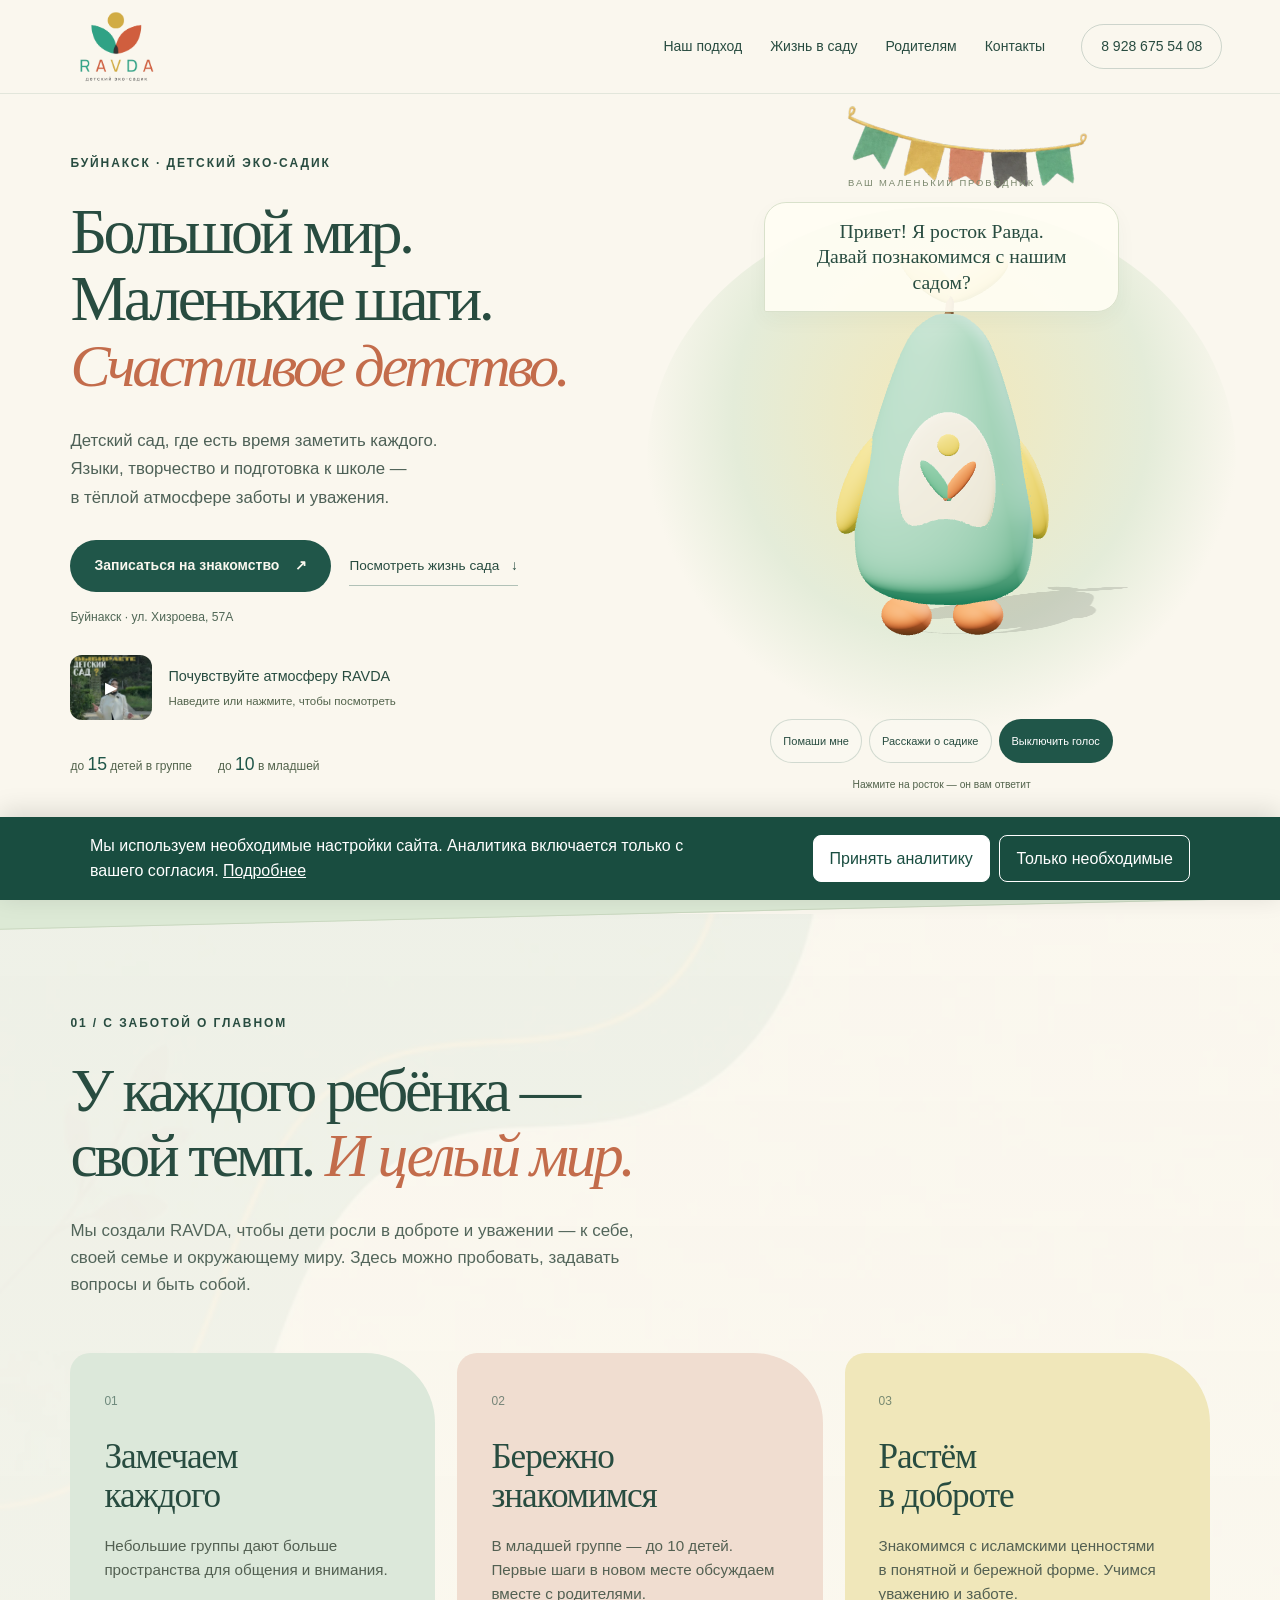
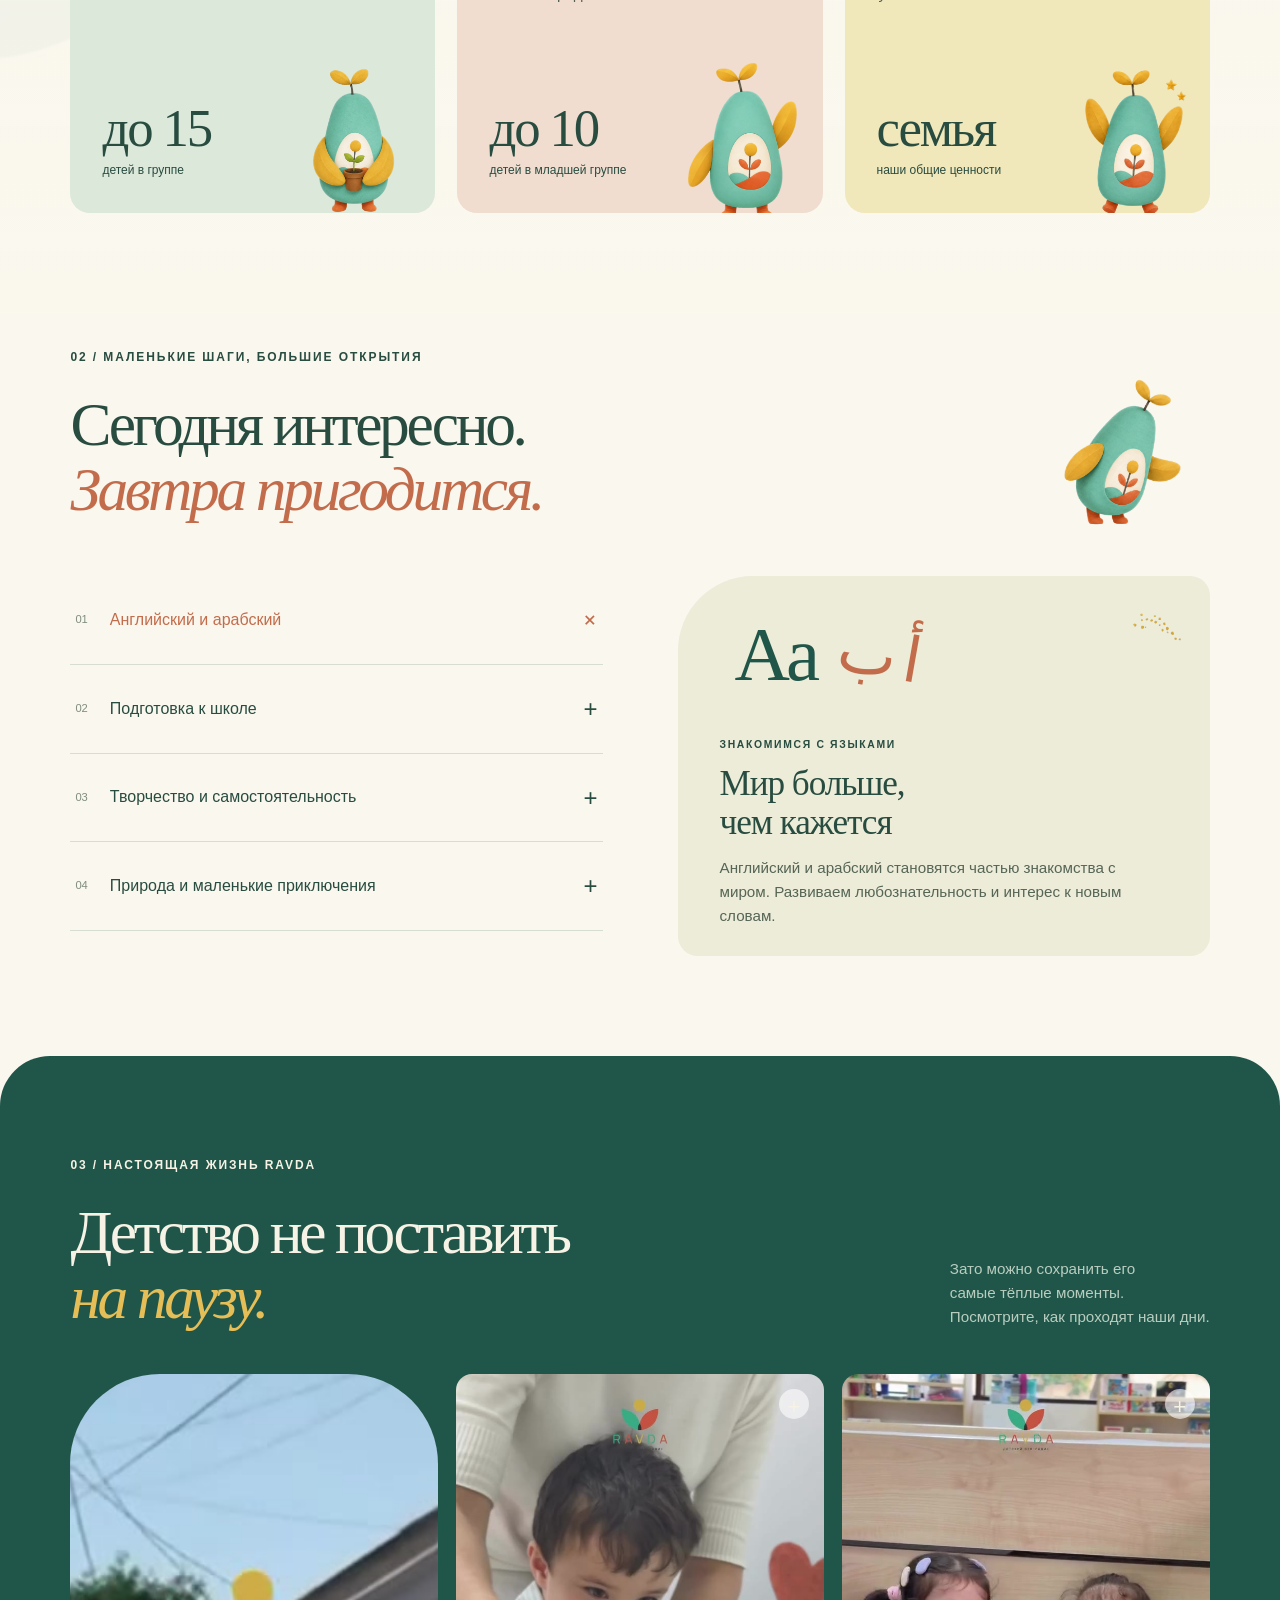
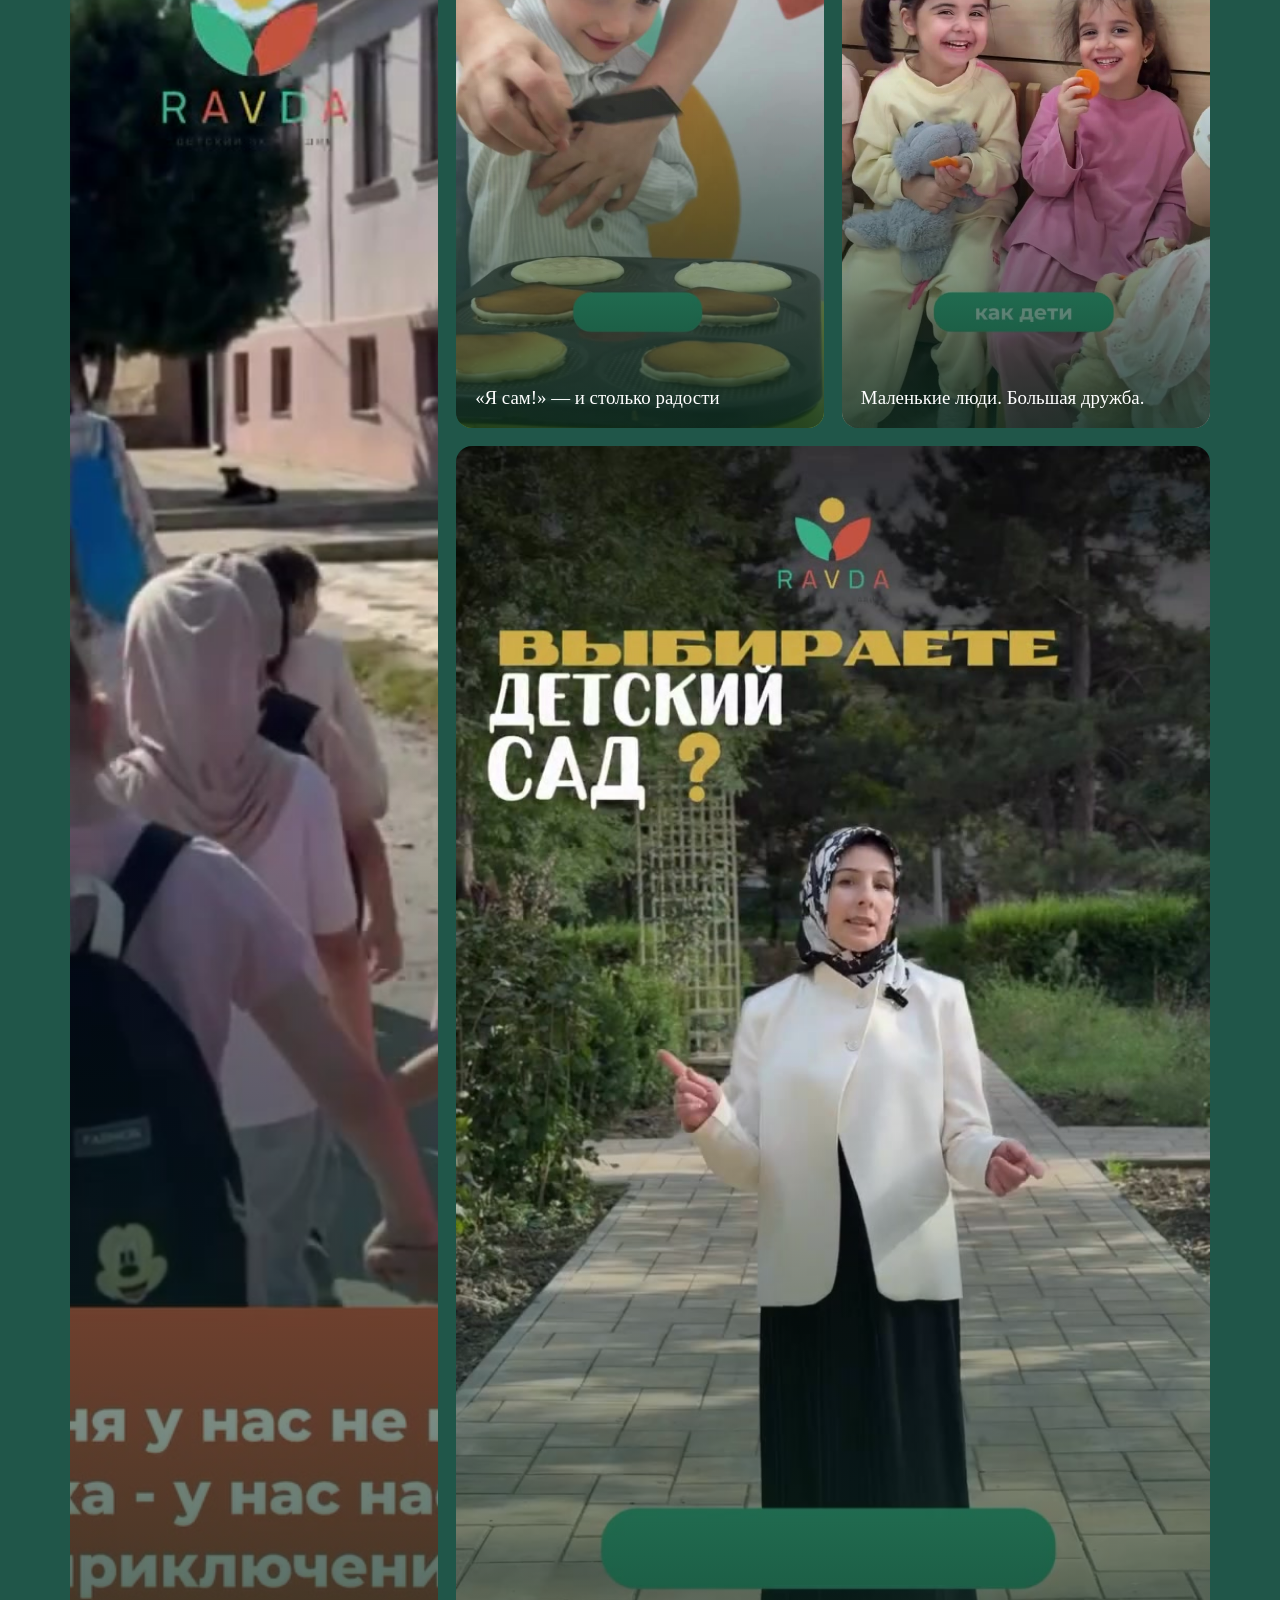
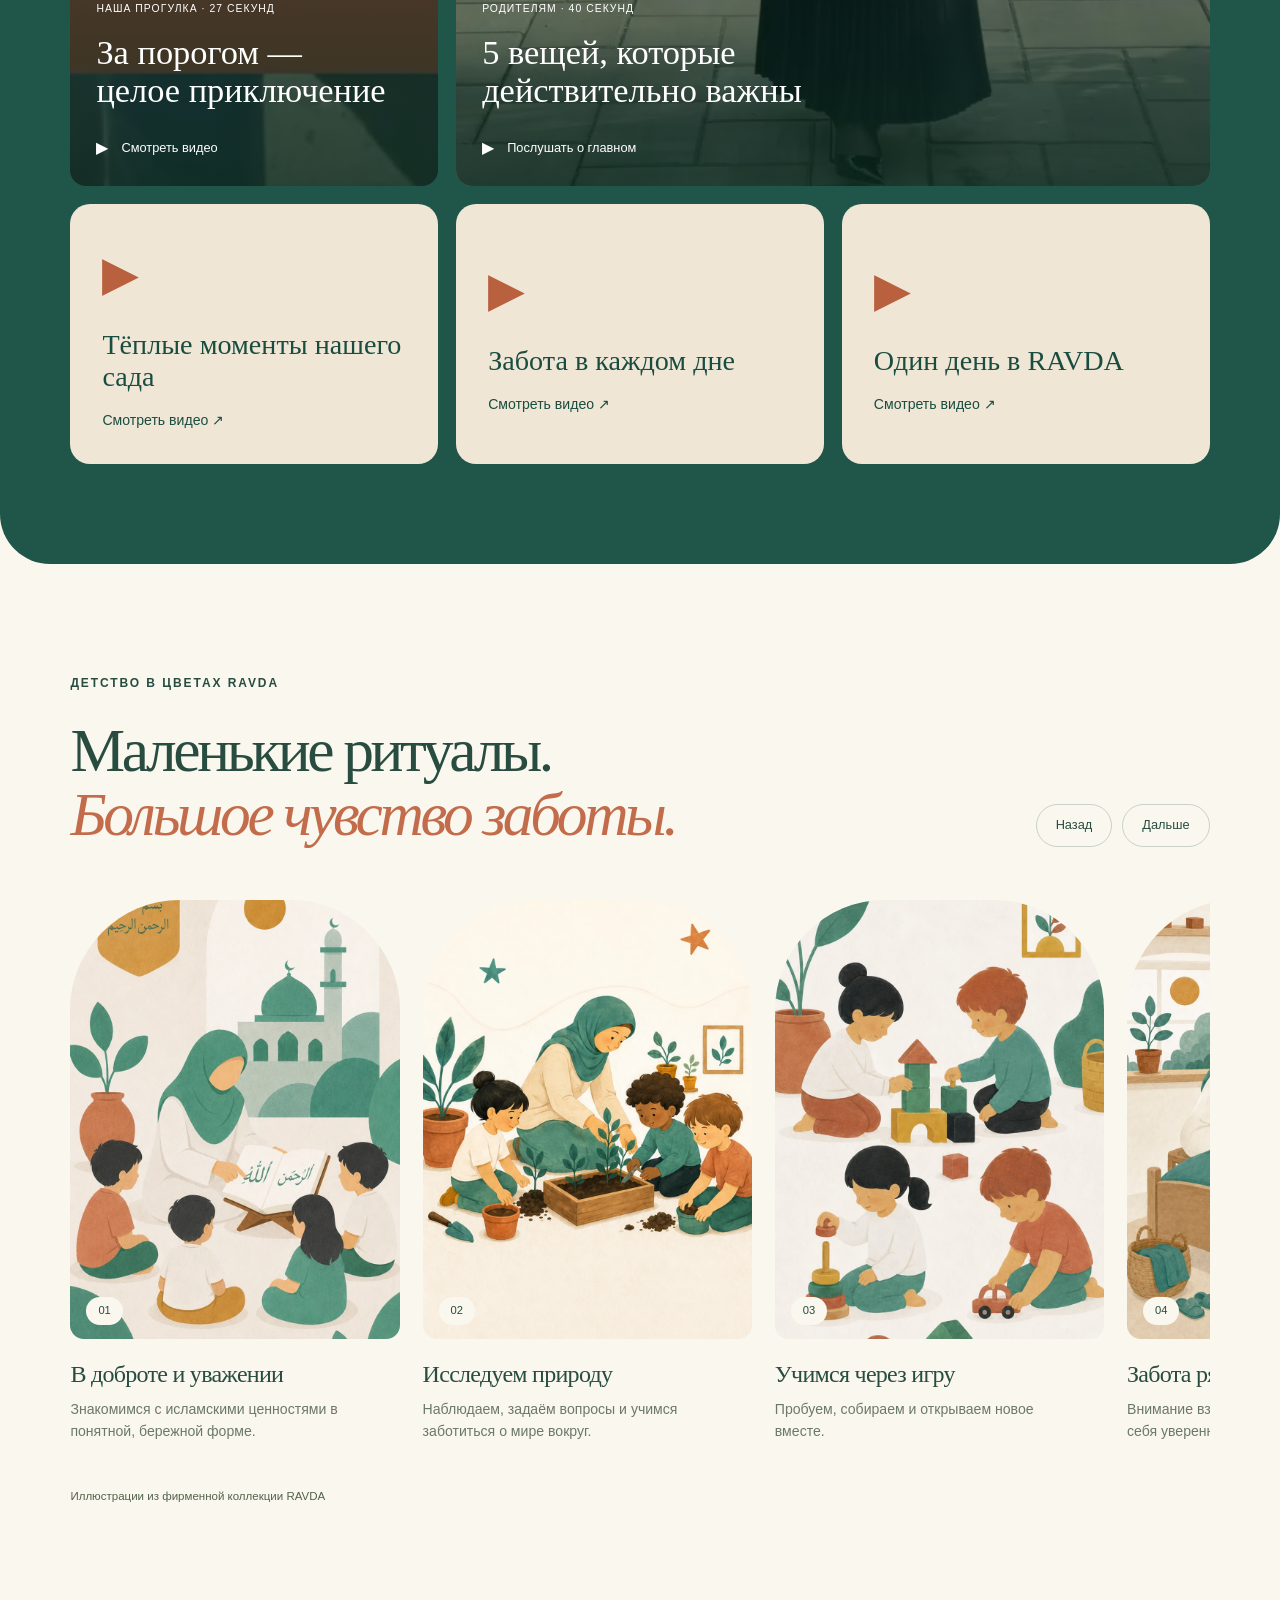
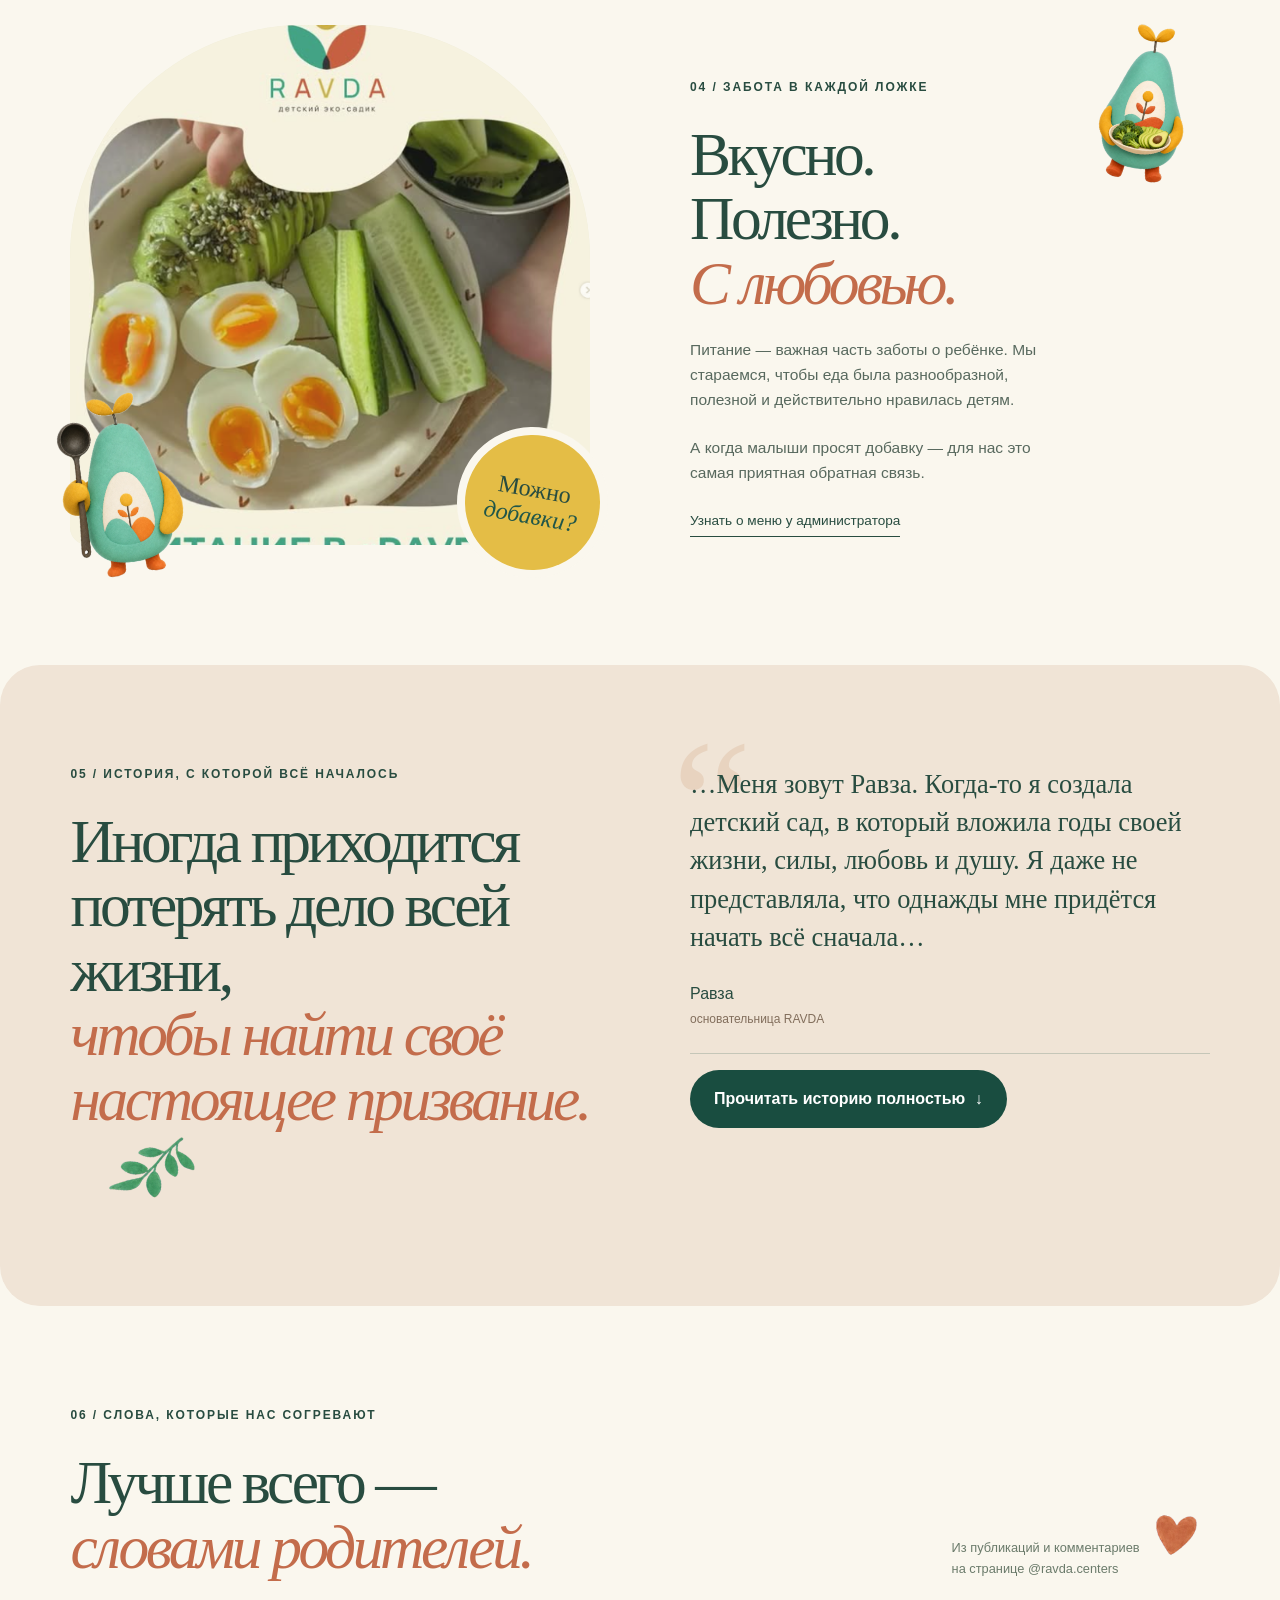
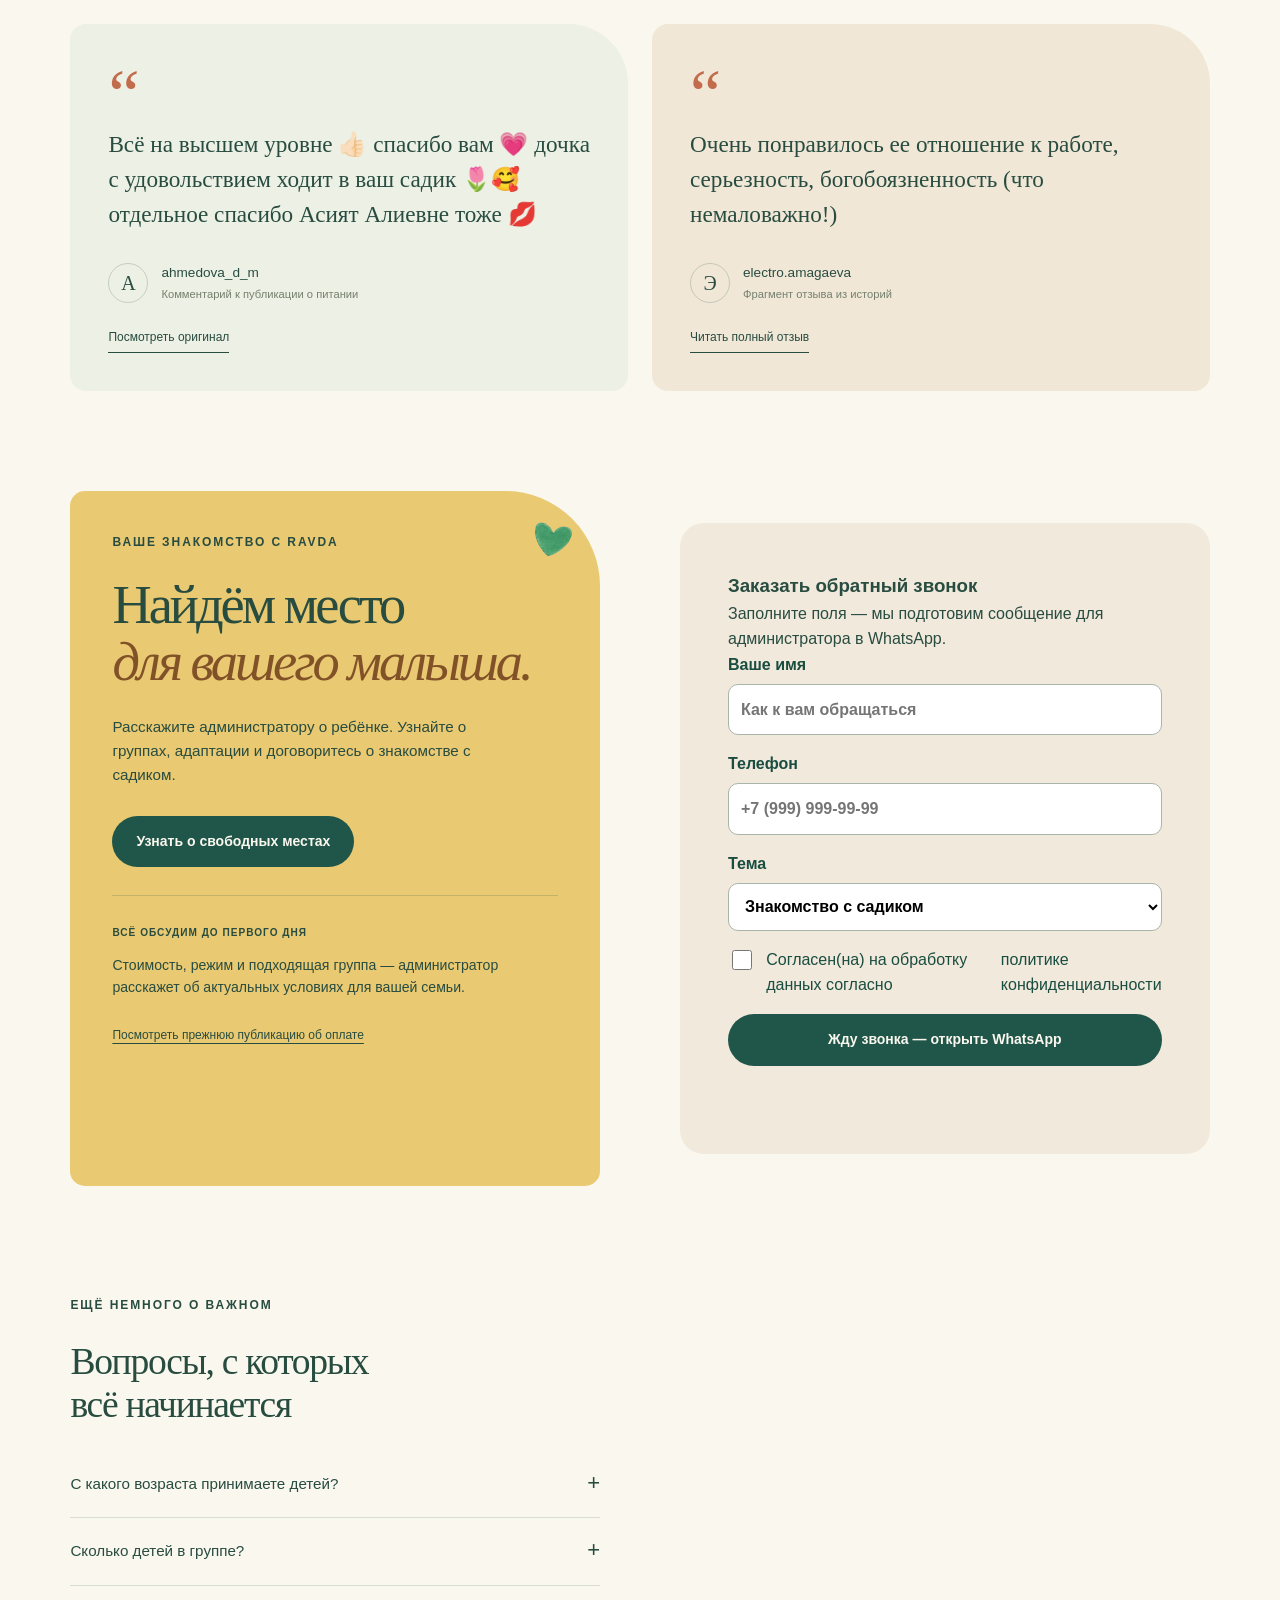
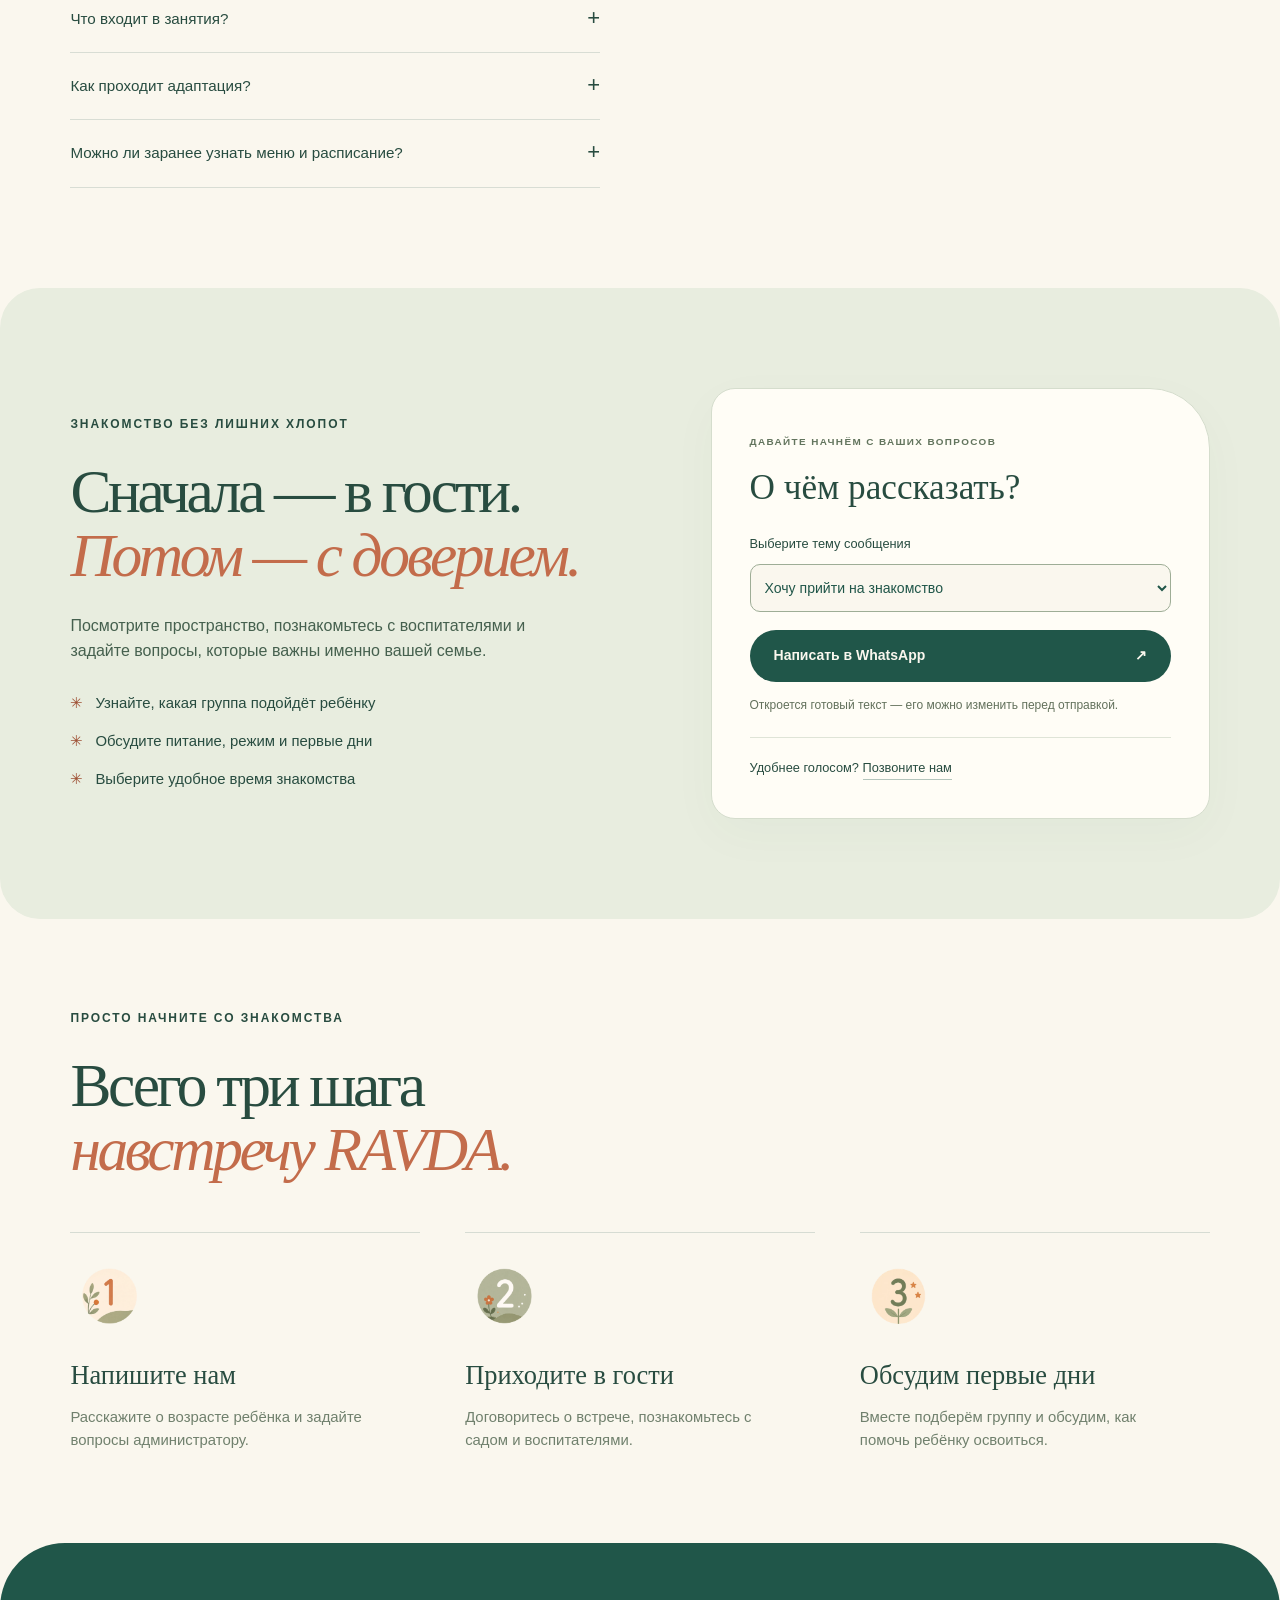
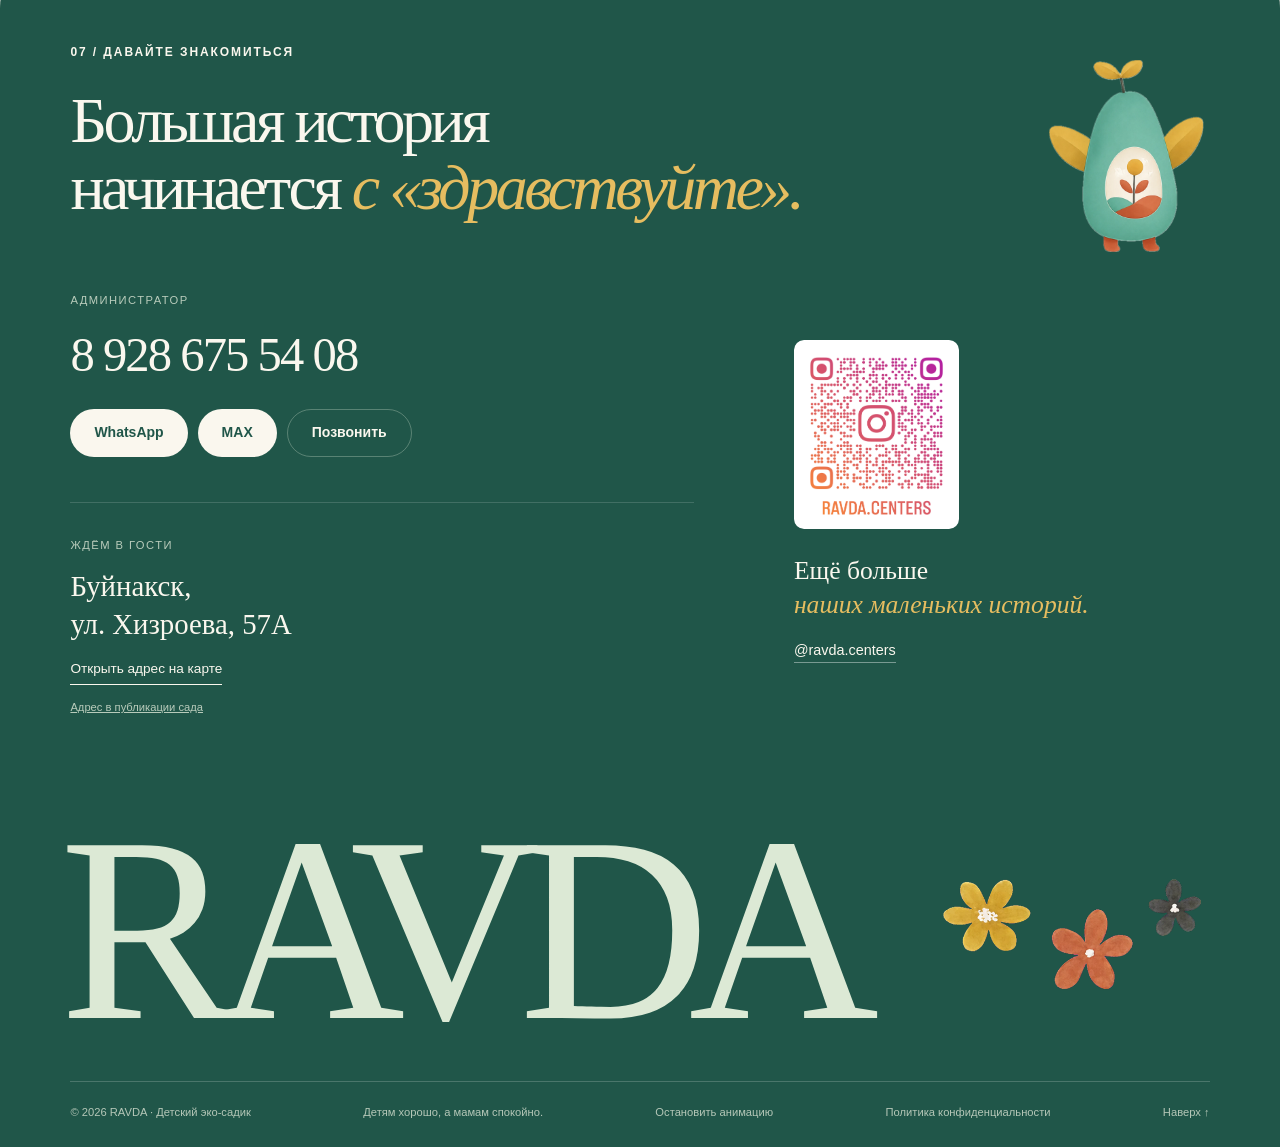
<file: index.html>
<!doctype html>
<html lang="ru">
<head>
<meta charset="utf-8"><meta name="viewport" content="width=device-width, initial-scale=1">
<meta name="theme-color" content="#194d40"><meta name="description" content="RAVDA — детский эко-садик в Буйнакске. Небольшие группы, полезное питание, английский и арабский, подготовка к школе. Хизроева, 57А. Администратор: +7 928 675-54-08.">
<title>RAVDA — детский эко-садик в Буйнакске</title>
<link rel="canonical" href="https://veanat17.github.io/ravda/">
<meta property="og:type" content="website">
<meta property="og:locale" content="ru_RU">
<meta property="og:site_name" content="RAVDA">
<meta property="og:title" content="RAVDA — место, где расцветает детство">
<meta property="og:description" content="Детский эко-садик в Буйнакске. Небольшие группы, языки, творчество и забота. Приходите знакомиться: +7 928 675 54 08.">
<meta property="og:url" content="https://veanat17.github.io/ravda/">
<meta property="og:image" content="https://veanat17.github.io/ravda/assets/social-card.png">
<meta property="og:image:width" content="1200"><meta property="og:image:height" content="630">
<meta property="og:image:alt" content="RAVDA — детский эко-садик в Буйнакске. Большой мир. Маленькие шаги.">
<meta name="twitter:card" content="summary_large_image">
<link rel="icon" type="image/svg+xml" href="data:image/svg+xml,%3Csvg xmlns='http://www.w3.org/2000/svg' viewBox='0 0 100 100'%3E%3Ccircle cx='50' cy='19' r='12' fill='%23d6b440'/%3E%3Cpath d='M50 89Q9 88 6 38Q44 41 50 89' fill='%2346a58a'/%3E%3Cpath d='M50 89Q91 88 94 38Q56 41 50 89' fill='%23cb6848'/%3E%3C/svg%3E">
<link rel="stylesheet" href="style.css?v=20261008"><link rel="stylesheet" href="garden.css?v=20261008"><script src="app.js?v=20261008" defer></script><script src="garden.js?v=20261008" defer></script><script type="module" src="character.js"></script>
<script type="application/ld+json">{"@context": "https://schema.org", "@type": "ChildCare", "name": "RAVDA", "url": "https://veanat17.github.io/ravda/", "telephone": "+79286755408", "description": "Детский эко-садик в Буйнакске. Английский и арабский, подготовка к школе, творчество и знакомство с природой.", "address": {"@type": "PostalAddress", "streetAddress": "ул. Хизроева, 57А", "addressLocality": "Буйнакск", "addressCountry": "RU"}, "sameAs": ["https://www.instagram.com/ravda.centers/"]}</script>
<meta name="robots" content="index,follow"><link rel="preconnect" href="https://wa.me"><link rel="preload" as="image" href="assets/brand/logo-3.webp"><link rel="stylesheet" href="enhancements.css?v=20261008"><script src="enhancements.js?v=20261008" defer></script><script src="cookies.js" defer></script><script src="analytics.js" defer></script><script src="callback-form.js" defer></script></head>
<body>
<a class="skip-link" href="#main">Перейти к содержанию</a>
<div class="scroll-progress" aria-hidden="true"></div>
<header class="header"><a href="#home" class="brand" aria-label="RAVDA — на главную"><img src="assets/brand/logo-3.webp" alt="RAVDA — детский эко-садик" width="1000" height="841"></a><nav id="navigation" aria-label="Основное меню"><a href="#about">Наш подход</a><a href="#life">Жизнь в саду</a><a href="#parents">Родителям</a><a href="#contact">Контакты</a></nav><a class="header-phone" href="tel:+79286755408">8 928 675 54 08</a><button class="menu-toggle" aria-label="Открыть меню" aria-expanded="false" aria-controls="navigation"><span></span><span></span></button></header>
<main id="main" tabindex="-1">
<section class="hero section garden-hero" id="home">
<div class="hero-copy"><p class="eyebrow">БУЙНАКСК · ДЕТСКИЙ ЭКО-САДИК</p><h1>Большой мир.<br>Маленькие шаги.<br><em>Счастливое детство.</em></h1><p class="hero-description">Детский сад, где есть время заметить каждого.<br>Языки, творчество и подготовка к школе —<br>в тёплой атмосфере заботы и уважения.</p><div class="hero-actions"><a class="button primary" href="https://wa.me/79286755408?text=Здравствуйте!%20Хотим%20познакомиться%20с%20садиком%20RAVDA." target="_blank" rel="noopener">Записаться на знакомство <span aria-hidden="true">↗</span></a><a class="hero-secondary" href="#life">Посмотреть жизнь сада <span aria-hidden="true">↓</span></a></div><p class="hero-location">Буйнакск · ул. Хизроева, 57А</p><button id="intro-trigger" class="intro-trigger" aria-controls="hero-film" aria-expanded="false"><span class="intro-thumb"><img src="assets/teacher.jpg" alt="" width="720" height="1280"><i>▶</i></span><span><strong>Почувствуйте атмосферу RAVDA</strong><small class="video-hint">Наведите или нажмите, чтобы посмотреть</small></span></button><div class="hero-trust"><span>до <strong>15</strong> детей в группе</span><span>до <strong>10</strong> в младшей</span></div></div>
<div class="hero-world new-world"><img class="decor decor-flags" src="assets/brand/decor-7.webp" alt="" aria-hidden="true"><div class="stage-halo" aria-hidden="true"></div><div class="character-caption"><span>ВАШ МАЛЕНЬКИЙ ПРОВОДНИК</span><p id="hero-speech" aria-live="polite">Привет! Я росток Равда.<br>Давай познакомимся с нашим садом?</p></div><div id="character-stage"></div><img id="character-fallback" src="assets/brand/mascot-5.webp" alt="Фирменный росток RAVDA приветствует вас" width="900" height="1200"><div class="character-actions"><button id="wave-button" aria-label="Попросить персонажа помахать">Помаши мне</button><button id="tour-button">Расскажи о садике</button><button id="voice-button" aria-pressed="true">Выключить голос</button></div><p class="stage-instruction">Нажмите на росток — он вам ответит</p><div class="hero-film" id="hero-film" hidden><video id="intro-video" src="assets/intro-ravda.mp4" poster="assets/teacher.jpg" muted playsinline preload="none" aria-label="Атмосфера детского сада Равда"></video><button id="close-intro" aria-label="Вернуться к персонажу">×</button><div class="film-controls"><button id="intro-play" aria-label="Пауза">Ⅱ</button><button id="intro-sound" aria-pressed="false">Включить звук</button><span id="intro-time">0:00 / 0:13</span><input id="intro-progress" type="range" min="0" max="40" value="0" step="0.1" aria-label="Позиция видео"></div></div></div>
</section>
<div class="ribbon" aria-label="Играем, исследуем, дружим, растём"><div class="ribbon-track"><span>ИГРАЕМ <b>✳</b> ИССЛЕДУЕМ <b>✳</b> ДРУЖИМ <b>✳</b> РАСТЁМ <b>✳</b> </span><span aria-hidden="true">ИГРАЕМ <b>✳</b> ИССЛЕДУЕМ <b>✳</b> ДРУЖИМ <b>✳</b> РАСТЁМ <b>✳</b> </span></div></div>
<section class="section about" id="about"><div class="section-heading reveal"><p class="eyebrow">01 / С ЗАБОТОЙ О ГЛАВНОМ</p><h2>У каждого ребёнка —<br>свой темп. <em>И целый мир.</em></h2><p class="section-intro">Мы создали RAVDA, чтобы дети росли в доброте и уважении — к себе, своей семье и окружающему миру. Здесь можно пробовать, задавать вопросы и быть собой.</p></div><div class="values-grid"><article class="value-card value-green reveal"><img class="value-mascot" src="assets/brand/mascot-1.webp" alt="" aria-hidden="true" loading="lazy"><span class="card-index">01</span><h3>Замечаем<br>каждого</h3><p>Небольшие группы дают больше пространства для общения и внимания.</p><div class="value-number">до 15<small>детей в группе</small></div></article><article class="value-card value-peach reveal"><img class="value-mascot" src="assets/brand/mascot-5.webp" alt="" aria-hidden="true" loading="lazy"><span class="card-index">02</span><h3>Бережно<br>знакомимся</h3><p>В младшей группе — до 10 детей. Первые шаги в новом месте обсуждаем вместе с родителями.</p><div class="value-number">до 10<small>детей в младшей группе</small></div></article><article class="value-card value-yellow reveal"><img class="value-mascot" src="assets/brand/mascot-6.webp" alt="" aria-hidden="true" loading="lazy"><span class="card-index">03</span><h3>Растём<br>в доброте</h3><p>Знакомимся с исламскими ценностями в понятной и бережной форме. Учимся уважению и заботе.</p><div class="value-word">семья<small>наши общие ценности</small></div></article></div></section>
<section class="learning section" id="learning"><div class="learning-heading reveal"><img class="learning-guide" src="assets/brand/mascot-2.webp" alt="" aria-hidden="true" loading="lazy"><p class="eyebrow">02 / МАЛЕНЬКИЕ ШАГИ, БОЛЬШИЕ ОТКРЫТИЯ</p><h2>Сегодня интересно.<br><em>Завтра пригодится.</em></h2></div><div class="learning-layout reveal"><div role="tablist" aria-label="Направления развития" class="learning-tabs"><button role="tab" aria-selected="true" aria-controls="learning-panel" id="tab-languages" data-tab="languages" tabindex="0"><span>01</span> Английский и арабский <b>+</b></button><button role="tab" aria-selected="false" aria-controls="learning-panel" id="tab-school" data-tab="school" tabindex="-1"><span>02</span> Подготовка к школе <b>+</b></button><button role="tab" aria-selected="false" aria-controls="learning-panel" id="tab-creative" data-tab="creative" tabindex="-1"><span>03</span> Творчество и самостоятельность <b>+</b></button><button role="tab" aria-selected="false" aria-controls="learning-panel" id="tab-nature" data-tab="nature" tabindex="-1"><span>04</span> Природа и маленькие приключения <b>+</b></button></div><div class="learning-panel" id="learning-panel" role="tabpanel" aria-labelledby="tab-languages" tabindex="0"><div class="learning-symbol" aria-hidden="true"><span>Aa</span><span lang="ar">أ ب</span></div><div><p class="eyebrow" id="learning-tag">ЗНАКОМИМСЯ С ЯЗЫКАМИ</p><h3 id="learning-title">Мир больше,<br>чем кажется</h3><p id="learning-text">Английский и арабский становятся частью знакомства с миром. Развиваем любознательность и интерес к новым словам.</p></div></div></div></section>
<section class="life section" id="life"><div class="section-top reveal"><div><p class="eyebrow">03 / НАСТОЯЩАЯ ЖИЗНЬ RAVDA</p><h2>Детство не поставить<br><em>на паузу.</em></h2></div><p>Зато можно сохранить его<br>самые тёплые моменты.<br>Посмотрите, как проходят наши дни.</p></div><div class="life-gallery"><button class="memory-card memory-tall reveal" data-video="adventure.mp4"><img src="assets/walk.jpg" alt="Ребята вместе с воспитателем идут на прогулку" loading="lazy" width="720" height="1280"><div class="memory-overlay"><span class="media-label">НАША ПРОГУЛКА · 27 СЕКУНД</span><h3>За порогом —<br>целое приключение</h3><span class="media-play">▶ <span>Смотреть видео</span></span></div></button><button class="memory-card memory-small reveal" data-image="assets/cooking.jpg" data-caption="Учимся пробовать новое — кадр из видео RAVDA"><img src="assets/cooking.jpg" alt="Ребёнок готовит вместе со взрослым" loading="lazy" width="720" height="1280"><span class="photo-caption">«Я сам!» — и столько радости</span><span class="expand-mark" aria-hidden="true">+</span></button><button class="memory-card memory-small reveal" data-image="assets/together.jpg" data-caption="Вместе веселее — кадр из видео RAVDA"><img src="assets/together.jpg" alt="Дети вместе в садике" loading="lazy" width="720" height="1280"><span class="photo-caption">Маленькие люди. Большая дружба.</span><span class="expand-mark" aria-hidden="true">+</span></button><button class="memory-card memory-wide reveal" data-video="choose.mp4"><img src="assets/teacher.jpg" alt="Представитель RAVDA рассказывает о выборе детского сада" loading="lazy" width="720" height="1280"><div class="memory-overlay"><span class="media-label">РОДИТЕЛЯМ · 40 СЕКУНД</span><h3>5 вещей, которые<br>действительно важны</h3><span class="media-play">▶ <span>Послушать о главном</span></span></div></button></div></section>
<section class="daybook section" id="daybook"><div class="section-top reveal"><div><p class="eyebrow">ДЕТСТВО В ЦВЕТАХ RAVDA</p><h2>Маленькие ритуалы.<br><em>Большое чувство заботы.</em></h2></div><div class="day-controls"><button id="day-prev" aria-label="Предыдущая иллюстрация">Назад</button><button id="day-next" aria-label="Следующая иллюстрация">Дальше</button></div></div><div class="day-track" id="day-track" tabindex="0" aria-label="Иллюстрированная жизнь сада"><article class="day-card"><button data-image="assets/brand/story-1.webp" data-caption="В доброте и уважении — фирменная иллюстрация RAVDA"><img src="assets/brand/story-1.webp" alt="В доброте и уважении" width="900" height="1600" loading="lazy"><span>01</span></button><h3>В доброте и уважении</h3><p>Знакомимся с исламскими ценностями в понятной, бережной форме.</p></article><article class="day-card"><button data-image="assets/brand/story-2.webp" data-caption="Исследуем природу — фирменная иллюстрация RAVDA"><img src="assets/brand/story-2.webp" alt="Исследуем природу" width="900" height="1600" loading="lazy"><span>02</span></button><h3>Исследуем природу</h3><p>Наблюдаем, задаём вопросы и учимся заботиться о мире вокруг.</p></article><article class="day-card"><button data-image="assets/brand/story-3.webp" data-caption="Учимся через игру — фирменная иллюстрация RAVDA"><img src="assets/brand/story-3.webp" alt="Учимся через игру" width="900" height="1600" loading="lazy"><span>03</span></button><h3>Учимся через игру</h3><p>Пробуем, собираем и открываем новое вместе.</p></article><article class="day-card"><button data-image="assets/brand/story-4.webp" data-caption="Забота рядом — фирменная иллюстрация RAVDA"><img src="assets/brand/story-4.webp" alt="Забота рядом" width="900" height="1600" loading="lazy"><span>04</span></button><h3>Забота рядом</h3><p>Внимание взрослого помогает почувствовать себя увереннее.</p></article><article class="day-card"><button data-image="assets/brand/story-5.webp" data-caption="Время отдохнуть — фирменная иллюстрация RAVDA"><img src="assets/brand/story-5.webp" alt="Время отдохнуть" width="900" height="1600" loading="lazy"><span>05</span></button><h3>Время отдохнуть</h3><p>После открытий и игр важно восстановить силы.</p></article><article class="day-card"><button data-image="assets/brand/story-6.webp" data-caption="Вкусные моменты — фирменная иллюстрация RAVDA"><img src="assets/brand/story-6.webp" alt="Вкусные моменты" width="900" height="1600" loading="lazy"><span>06</span></button><h3>Вкусные моменты</h3><p>Полезная, разнообразная еда и тёплая атмосфера за столом.</p></article><article class="day-card"><button data-image="assets/brand/story-7.webp" data-caption="Творим по-своему — фирменная иллюстрация RAVDA"><img src="assets/brand/story-7.webp" alt="Творим по-своему" width="900" height="1600" loading="lazy"><span>07</span></button><h3>Творим по-своему</h3><p>Даём любознательности и воображению пространство.</p></article></div><p class="illustration-note">Иллюстрации из фирменной коллекции RAVDA</p></section><section class="food section"><div class="food-visual reveal"><div class="food-frame"><img src="assets/food-post.png" alt="Публикация RAVDA о питании: яйца, авокадо, огурцы и киви" loading="lazy" width="1112" height="880"></div><span class="food-sticker">Можно<br><em>добавки?</em></span><img class="cook-guide" src="assets/brand/mascot-7.webp" alt="" aria-hidden="true" loading="lazy"></div><div class="food-copy reveal"><img class="food-guide" src="assets/brand/mascot-8.webp" alt="Персонаж RAVDA с тарелкой полезной еды" loading="lazy"><p class="eyebrow">04 / ЗАБОТА В КАЖДОЙ ЛОЖКЕ</p><h2>Вкусно.<br>Полезно.<br><em>С любовью.</em></h2><p>Питание — важная часть заботы о ребёнке. Мы стараемся, чтобы еда была разнообразной, полезной и действительно нравилась детям.</p><p>А когда малыши просят добавку — для нас это самая приятная обратная связь.</p><a class="text-link" href="https://wa.me/79286755408?text=Здравствуйте!%20Можно%20узнать%20меню%20садика%20RAVDA?" target="_blank" rel="noopener">Узнать о меню у администратора</a></div></section>
<section class="story section" id="story"><div class="story-heading reveal"><img class="story-branch" src="assets/brand/decor-2.webp" alt="" aria-hidden="true" loading="lazy"><p class="eyebrow">05 / ИСТОРИЯ, С КОТОРОЙ ВСЁ НАЧАЛОСЬ</p><h2>Иногда приходится потерять дело всей жизни,<br><em>чтобы найти своё настоящее призвание.</em></h2></div><div class="story-body reveal"><span class="quote-mark" aria-hidden="true">“</span><blockquote>…Меня зовут Равза. Когда-то я создала детский сад, в который вложила годы своей жизни, силы, любовь и душу. Я даже не представляла, что однажды мне придётся начать всё сначала…</blockquote><p class="quote-credit">Равза <span>основательница RAVDA</span></p><details class="founder-story"><summary>Прочитать историю полностью <span aria-hidden="true">↓</span></summary><div class="founder-story-text"><p>Меня зовут Равза. Ранее я являлась основателем детского сада KIDS ACADEMY.</p><p>Я вложила в него годы своей жизни, силы, любовь и душу. Это был проект, который я создавала всем сердцем.</p><p>Но в какой-то момент моя жизнь изменилась, и детский сад KIDS ACADEMY перестал принадлежать мне.</p><p>Было непросто принять, что дело, которому я посвятила столько лет, больше мне не принадлежит. Но именно тогда я поняла, что не хочу отказываться от того, что люблю больше всего, — работать с детьми и создавать для них пространство, в котором они будут расти счастливыми.</p><p>Так родилась Равда.</p><p>Равда — это мой новый путь. Здесь снова есть всё, во что я верю, что считаю важным и правильным. Я начинаю заново, но уже с большим опытом, знаниями и пониманием того, каким должен быть современный детский сад.</p><p>Если вы захотите пройти этот путь вместе со мной, я буду искренне рада приветствовать вас в Равда.</p></div></details></div></section>
<section class="parents section" id="parents"><div class="section-top reveal"><div><p class="eyebrow">06 / СЛОВА, КОТОРЫЕ НАС СОГРЕВАЮТ</p><h2>Лучше всего —<br><em>словами родителей.</em></h2></div><span class="review-source">Из публикаций и комментариев<br>на странице @ravda.centers</span></div><div class="reviews"><article class="review-card reveal"><span class="quote-small" aria-hidden="true">“</span><blockquote>Всё на высшем уровне 👍🏻 спасибо вам 💗 дочка с удовольствием ходит в ваш садик 🌷🥰 отдельное спасибо Асият Алиевне тоже 💋</blockquote><div class="review-author"><span class="avatar">А</span><div>ahmedova_d_m<small>Комментарий к публикации о питании</small></div></div><button class="text-link" data-image="assets/food-post.png" data-caption="Оригинальная публикация и комментарии в Instagram RAVDA">Посмотреть оригинал</button></article><article class="review-card review-light reveal"><span class="quote-small" aria-hidden="true">“</span><blockquote>Очень понравилось ее отношение к работе, серьезность, богобоязненность (что немаловажно!)</blockquote><div class="review-author"><span class="avatar">Э</span><div>electro.amagaeva<small>Фрагмент отзыва из историй</small></div></div><button class="text-link" data-image="assets/review.png" data-caption="Полный отзыв electro.amagaeva из историй RAVDA">Читать полный отзыв</button></article></div></section>
<section class="join section"><div class="join-card reveal"><img class="join-heart" src="assets/brand/decor-6.webp" alt="" aria-hidden="true" loading="lazy"><p class="eyebrow">ВАШЕ ЗНАКОМСТВО С RAVDA</p><h2>Найдём место<br><em>для вашего малыша.</em></h2><p>Расскажите администратору о ребёнке. Узнайте о группах, адаптации и договоритесь о знакомстве с садиком.</p><a class="button primary" href="https://wa.me/79286755408?text=Здравствуйте!%20Подскажите,%20есть%20ли%20места%20в%20RAVDA?" target="_blank" rel="noopener">Узнать о свободных местах</a><div class="admission-note"><span>ВСЁ ОБСУДИМ ДО ПЕРВОГО ДНЯ</span><p>Стоимость, режим и подходящая группа — администратор расскажет об актуальных условиях для вашей семьи.</p></div><button class="small-link" data-image="assets/price-story.png" data-caption="Стоимость из публикации RAVDA">Посмотреть прежнюю публикацию об оплате</button></div><div class="callback-box"><h3>Заказать обратный звонок</h3><p>Заполните поля — мы подготовим сообщение для администратора в WhatsApp.</p><form id="callback"><label>Ваше имя<input name="person" autocomplete="name" minlength="2" required placeholder="Как к вам обращаться"></label><label>Телефон<input name="phone" type="tel" inputmode="tel" autocomplete="tel" required placeholder="+7 (999) 999-99-99"></label><label>Тема<select name="topic"><option>Знакомство с садиком</option><option>Свободные места</option><option>Стоимость и расписание</option><option>Другой вопрос</option></select></label><label class="callback-agree"><input type="checkbox" name="agree" required> Согласен(на) на обработку данных согласно <a href="privacy.html" target="_blank" rel="noopener">политике конфиденциальности</a></label><button class="button primary" type="submit">Жду звонка — открыть WhatsApp</button><p role="status" aria-live="polite"></p></form></div><div class="faq reveal"><p class="eyebrow">ЕЩЁ НЕМНОГО О ВАЖНОМ</p><h3>Вопросы, с которых<br>всё начинается</h3><details><summary>С какого возраста принимаете детей?</summary><p>В профиле сада указан возраст от 1,5 до 7 лет. Подходящую группу и возможность приёма по возрасту уточните у администратора — он поможет сориентироваться.</p></details><details><summary>Сколько детей в группе?</summary><p>Не более 15 детей, в младшей группе — до 10. Наличие мест уточняйте перед записью.</p><button class="small-link" data-image="assets/group-story.png" data-caption="Информация о группах из историй RAVDA">Посмотреть публикацию</button></details><details><summary>Что входит в занятия?</summary><p>Английский и арабский, подготовка к школе, творчество, развитие самостоятельности и знакомство с природой. Программу для возраста вашего ребёнка расскажет администратор.</p></details><details><summary>Как проходит адаптация?</summary><p>Начните со знакомства с воспитателем. Расскажите о привычках и особенностях ребёнка, а подходящий порядок первых посещений обсудите вместе с командой сада.</p></details><details><summary>Можно ли заранее узнать меню и расписание?</summary><p>Да, напишите администратору. Уточните актуальное меню, часы работы, режим дня и вопросы индивидуального питания до первого посещения.</p></details></div></section>
<section class="visit section" id="visit" aria-labelledby="visit-title">
<div class="visit-copy"><p class="eyebrow">ЗНАКОМСТВО БЕЗ ЛИШНИХ ХЛОПОТ</p><h2 id="visit-title">Сначала — в гости.<br><em>Потом — с доверием.</em></h2><p>Посмотрите пространство, познакомьтесь с воспитателями и задайте вопросы, которые важны именно вашей семье.</p><ul class="visit-list"><li>Узнайте, какая группа подойдёт ребёнку</li><li>Обсудите питание, режим и первые дни</li><li>Выберите удобное время знакомства</li></ul></div>
<div class="visit-card"><span class="visit-label">ДАВАЙТЕ НАЧНЁМ С ВАШИХ ВОПРОСОВ</span><h3>О чём рассказать?</h3><label for="visit-topic">Выберите тему сообщения</label><select id="visit-topic"><option value="visit">Хочу прийти на знакомство</option><option value="places">Наличие мест и подходящая группа</option><option value="schedule">Стоимость и режим работы</option><option value="adaptation">Адаптация и первые дни</option><option value="food">Питание и меню</option></select><a id="visit-link" class="button primary" href="https://wa.me/79286755408?text=Здравствуйте!%20Хотим%20прийти%20на%20знакомство%20в%20RAVDA.%20Когда%20можно%20подойти?" target="_blank" rel="noopener">Написать в WhatsApp <span aria-hidden="true">↗</span></a><p class="visit-note">Откроется готовый текст — его можно изменить перед отправкой.</p><a class="visit-call" href="tel:+79286755408">Удобнее голосом? <strong>Позвоните нам</strong></a></div>
</section><section class="first-steps section"><div class="section-heading reveal"><p class="eyebrow">ПРОСТО НАЧНИТЕ СО ЗНАКОМСТВА</p><h2>Всего три шага<br><em>навстречу RAVDA.</em></h2></div><div class="steps-grid"><article><img src="assets/brand/number-1.webp" alt="Шаг 1" loading="lazy"><h3>Напишите нам</h3><p>Расскажите о возрасте ребёнка и задайте вопросы администратору.</p></article><article><img src="assets/brand/number-8.webp" alt="Шаг 2" loading="lazy"><h3>Приходите в гости</h3><p>Договоритесь о встрече, познакомьтесь с садом и воспитателями.</p></article><article><img src="assets/brand/number-9.webp" alt="Шаг 3" loading="lazy"><h3>Обсудим первые дни</h3><p>Вместе подберём группу и обсудим, как помочь ребёнку освоиться.</p></article></div></section><section class="contact section" id="contact"><div class="contact-head reveal"><img class="contact-mascot" src="assets/brand/mascot-4.webp" alt="" aria-hidden="true" loading="lazy"><p class="eyebrow">07 / ДАВАЙТЕ ЗНАКОМИТЬСЯ</p><h2>Большая история<br>начинается <em>с «здравствуйте».</em></h2></div><div class="contact-grid"><div class="contact-main reveal"><span class="contact-label">АДМИНИСТРАТОР</span><a class="big-phone" href="tel:+79286755408">8 928 675 54 08</a><div class="contact-buttons"><a class="button cream" href="https://wa.me/79286755408" target="_blank" rel="noopener">WhatsApp</a><button class="button cream" data-max>MAX</button><a class="button outline" href="tel:+79286755408">Позвонить</a></div><div class="address"><span>ЖДЁМ В ГОСТИ</span><h3>Буйнакск,<br>ул. Хизроева, 57А</h3><a class="text-link" href="https://yandex.ru/maps/?text=Буйнакск%20Хизроева%2057А" target="_blank" rel="noopener">Открыть адрес на карте</a><button class="address-source" data-image="assets/address-story.png" data-caption="Адрес из публикации RAVDA">Адрес в публикации сада</button></div></div><div class="instagram-card reveal"><a href="https://www.instagram.com/ravda.centers/" target="_blank" rel="noopener"><img src="assets/instagram-qr.png" alt="QR-код Instagram ravda.centers" width="1472" height="1696" loading="lazy"></a><div><p>Ещё больше<br><em>наших маленьких историй.</em></p><a href="https://www.instagram.com/ravda.centers/" target="_blank" rel="noopener">@ravda.centers</a></div></div></div><div class="footer-word" aria-hidden="true">RAVDA<img src="assets/brand/decor-8.webp" alt=""></div><footer><p>© <span id="year">2026</span> RAVDA · Детский эко-садик</p><p>Детям хорошо, а мамам спокойно.</p><button id="motion-toggle" aria-pressed="false">Остановить анимацию</button><a href="privacy.html">Политика конфиденциальности</a><a href="#home">Наверх ↑</a></footer></section>
</main>
<a class="mobile-contact" href="https://wa.me/79286755408" target="_blank" rel="noopener">Написать администратору</a>
<aside class="garden-guide" id="garden-guide" inert aria-label="Подсказки ростка RAVDA"><button id="guide-dismiss" aria-label="Скрыть проводника">×</button><img id="guide-pose" src="assets/brand/mascot-2.webp" alt=""><div><p id="guide-message">Здесь каждый день начинается с маленького открытия.</p><a href="#contact">Задать вопрос администратору</a></div></aside><dialog id="media-dialog" aria-label="Материалы RAVDA"><button class="dialog-close" aria-label="Закрыть">×</button><div id="media-content"></div><p id="media-caption"></p></dialog>
<dialog id="max-dialog" aria-labelledby="max-title"><button class="dialog-close" aria-label="Закрыть">×</button><p class="eyebrow">СВЯЗЬ С АДМИНИСТРАТОРОМ</p><h2 id="max-title">Напишите нам<br>в MAX</h2><p>Скопируйте номер администратора и попробуйте найти контакт в MAX. Доступность поиска зависит от настроек приложения и аккаунта. Если контакт не находится, позвоните нам.</p><input id="max-number" aria-label="Номер администратора" readonly value="+7 928 675 54 08"><div class="max-actions"><button class="button primary" id="copy-phone">Скопировать номер</button><a href="https://web.max.ru/" class="button light" target="_blank" rel="noopener">Открыть MAX</a></div><p id="copy-status" role="status"></p></dialog>
</body></html>
</file>
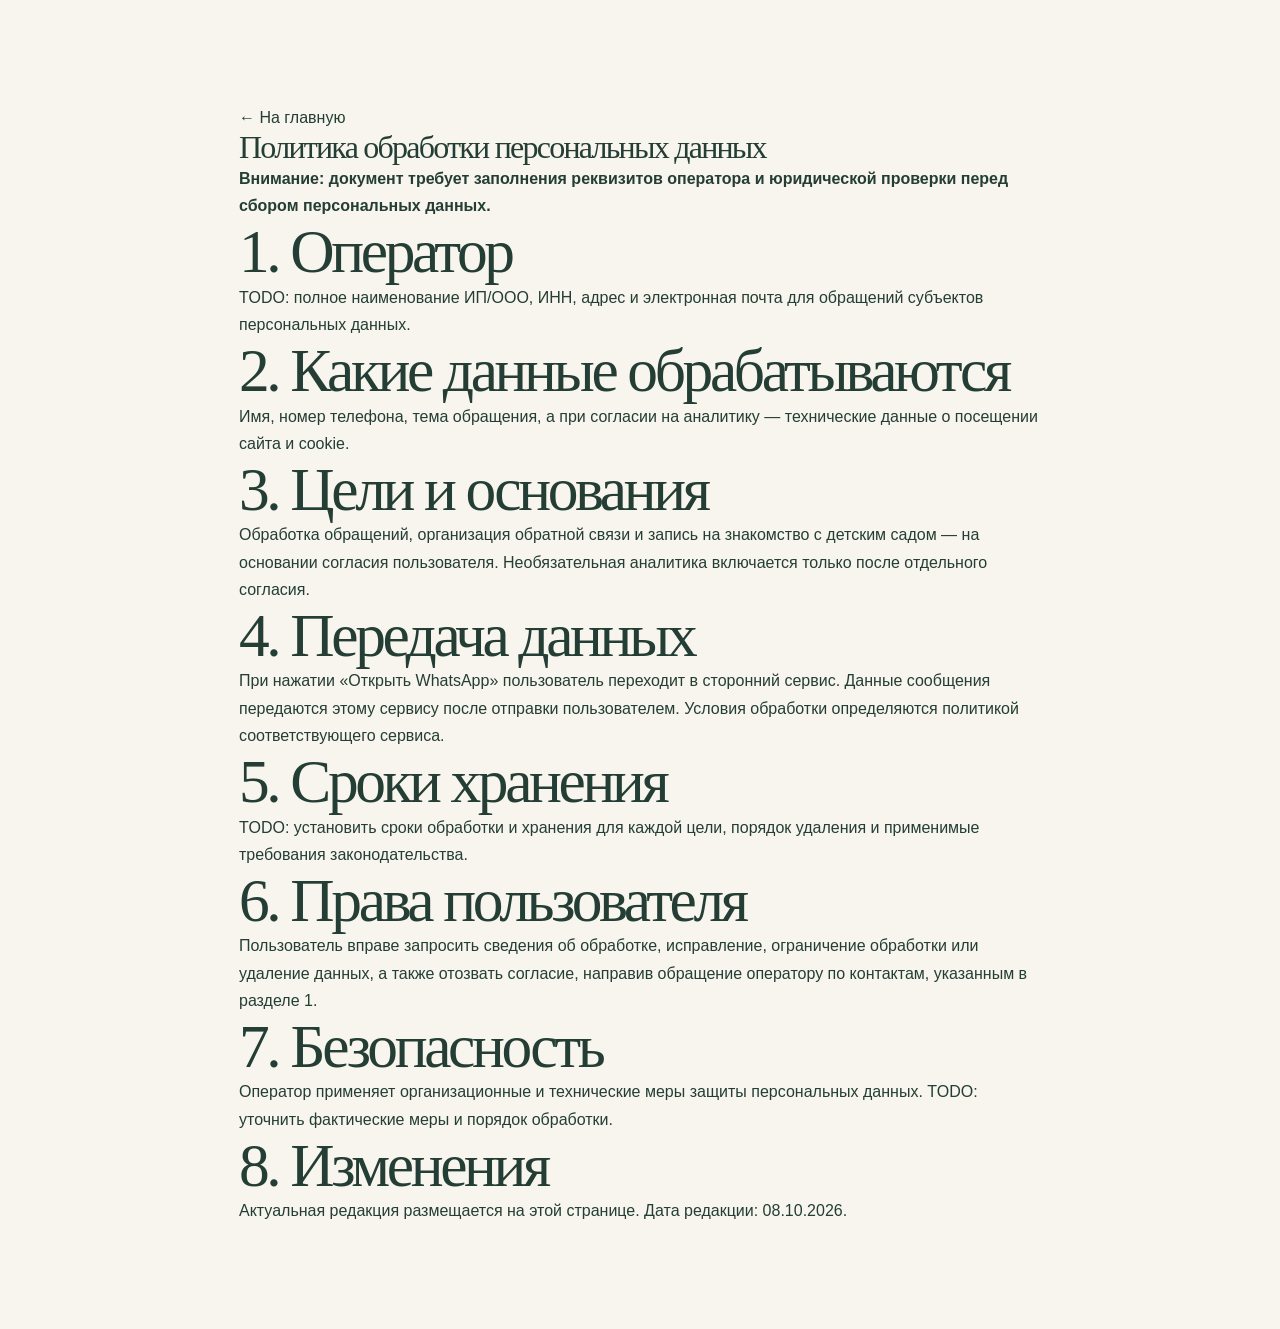
<file: privacy.html>
<!doctype html><html lang="ru"><head><meta charset="utf-8"><meta name="viewport" content="width=device-width,initial-scale=1"><meta name="robots" content="noindex"><title>Политика обработки персональных данных — RAVDA</title><link rel="stylesheet" href="style.css"><link rel="stylesheet" href="enhancements.css"></head><body><main style="max-width:850px;margin:5rem auto;padding:1.5rem;line-height:1.7"><a href="./">← На главную</a><h1>Политика обработки персональных данных</h1><p><strong>Внимание: документ требует заполнения реквизитов оператора и юридической проверки перед сбором персональных данных.</strong></p><h2>1. Оператор</h2><p>TODO: полное наименование ИП/ООО, ИНН, адрес и электронная почта для обращений субъектов персональных данных.</p><h2>2. Какие данные обрабатываются</h2><p>Имя, номер телефона, тема обращения, а при согласии на аналитику — технические данные о посещении сайта и cookie.</p><h2>3. Цели и основания</h2><p>Обработка обращений, организация обратной связи и запись на знакомство с детским садом — на основании согласия пользователя. Необязательная аналитика включается только после отдельного согласия.</p><h2>4. Передача данных</h2><p>При нажатии «Открыть WhatsApp» пользователь переходит в сторонний сервис. Данные сообщения передаются этому сервису после отправки пользователем. Условия обработки определяются политикой соответствующего сервиса.</p><h2>5. Сроки хранения</h2><p>TODO: установить сроки обработки и хранения для каждой цели, порядок удаления и применимые требования законодательства.</p><h2>6. Права пользователя</h2><p>Пользователь вправе запросить сведения об обработке, исправление, ограничение обработки или удаление данных, а также отозвать согласие, направив обращение оператору по контактам, указанным в разделе 1.</p><h2>7. Безопасность</h2><p>Оператор применяет организационные и технические меры защиты персональных данных. TODO: уточнить фактические меры и порядок обработки.</p><h2>8. Изменения</h2><p>Актуальная редакция размещается на этой странице. Дата редакции: 08.10.2026.</p></main></body></html>
</file>
<file: style.css>
:root{--cream:#f7f5ed;--green:#194d40;--ink:#243e35;--orange:#c56042;--yellow:#e9bf54;--mint:#dce9dc;--serif:Georgia,'Times New Roman',serif;--sans:Arial,Helvetica,sans-serif}*{box-sizing:border-box}html{scroll-behavior:smooth;scroll-padding-top:100px}body{margin:0;background:var(--cream);color:var(--ink);font:16px/1.6 var(--sans);overflow-x:hidden}button,input{font:inherit}button,a{-webkit-tap-highlight-color:transparent}button{color:inherit;cursor:pointer}a{color:inherit;text-decoration:none}button{border:0}img{max-width:100%;display:block}button:focus-visible,a:focus-visible,summary:focus-visible,input:focus-visible,[role=tabpanel]:focus-visible{outline:3px solid var(--orange);outline-offset:5px}h1,h2,h3,p{margin:0}h1,h2{font-family:var(--serif);font-weight:400;letter-spacing:-.055em;line-height:1.05}h2{font-size:clamp(2.6rem,4.8vw,4.8rem)}em{font-weight:400;color:var(--orange)}section{scroll-margin-top:88px}.section{padding:100px max(5.5vw,24px);max-width:1800px;margin:auto}.eyebrow{font-size:.75rem;letter-spacing:.16em;font-weight:700;line-height:1.5;margin-bottom:26px}.header{height:98px;padding:0 4.5vw;display:flex;align-items:center;gap:36px;border-bottom:1px solid #194d401a;background:#f7f5edf2;backdrop-filter:blur(16px);position:sticky;top:0;z-index:30}.brand{display:flex;align-items:center;gap:12px}.brand svg{width:43px;height:47px}.brand>span{font-size:28px;letter-spacing:.17em;line-height:1}.brand small{display:block;font-size:9px;letter-spacing:.15em;margin-top:7px}.header nav{display:flex;gap:28px;margin-left:auto;font-size:.875rem}.header nav a{position:relative;padding:12px 0}.header nav a:after{content:'';position:absolute;bottom:6px;left:0;width:0;height:1px;background:var(--orange);transition:width .3s}.header nav a:hover:after{width:100%}.header-phone{border:1px solid #194d4033;border-radius:40px;padding:10px 19px;font-size:.875rem}.menu-toggle{display:none}.scroll-progress{position:fixed;top:0;left:0;height:3px;width:100%;transform:scaleX(0);transform-origin:left;background:var(--orange);z-index:50}.hero{min-height:720px;padding-top:70px;padding-bottom:38px;display:grid;grid-template-columns:1.13fr 1fr;gap:10px;overflow:hidden}.hero h1{font-size:clamp(4.6rem,7.65vw,8rem);line-height:.96;letter-spacing:-.06em}.little-spark{font-size:25px;vertical-align:middle;margin-right:9px;color:var(--orange)}.hero .eyebrow{margin-bottom:32px}.hero-description{font-size:1.05rem;color:#4e6157;margin-top:30px;line-height:1.7}.hero-actions{display:flex;align-items:center;gap:22px;margin-top:30px}.button{display:inline-flex;align-items:center;justify-content:center;padding:16px 24px;border-radius:40px;font-size:.875rem;font-weight:600;line-height:1.4;transition:transform .25s,background .25s,box-shadow .25s;text-align:center}.button:hover{transform:translateY(-3px);box-shadow:0 8px 22px #12392b15}.primary{background:var(--green);color:var(--cream)}.primary:hover{background:#286550}.play-link{display:flex;align-items:center;gap:9px;background:none;padding:0;font-size:.8rem;white-space:nowrap}.play-circle{display:grid;place-items:center;border:1px solid #194d4033;border-radius:50%;height:38px;width:38px;font-size:10px}.hero-foot{display:flex;justify-content:space-between;align-items:flex-end;margin-top:52px;font-size:.8rem;line-height:1.5}.hero-foot strong{font-weight:400;color:var(--orange)}.scroll-note{font-size:.75rem;display:flex;align-items:center;gap:20px}.scroll-note span{font-size:25px}.hero-world{position:relative;min-height:630px;isolation:isolate;--mx:0;--my:0}.world-glow{position:absolute;width:90%;aspect-ratio:1;background:radial-gradient(ellipse,#e3e8bf 0%,#e6ecd755 48%,transparent 72%);top:10%;left:7%;z-index:-1}.world-orbit{border:1px solid #78958435;position:absolute;left:5%;top:5%;width:92%;height:78%;border-radius:50%;transform:rotate(-23deg)}.orbit-two{width:74%;height:96%;left:14%;top:-1%;transform:rotate(29deg)}.mascot-wrap{position:absolute;inset:0 4% 20px 4%;display:flex;align-items:center;justify-content:center;transform:translate(calc(var(--mx)*14px),calc(var(--my)*10px));transition:transform .35s ease-out}.mascot{width:100%;height:100%;object-fit:contain;animation:bob 6s ease-in-out infinite;filter:drop-shadow(0 26px 25px #194d4012)}.floating-label{position:absolute;z-index:2;border:1px solid #a5b59555;background:#f7f5eddd;font-family:var(--serif);font-style:italic;padding:10px 22px;border-radius:30px;font-size:1.1rem;backdrop-filter:blur(8px);animation:bob 7s ease-in-out infinite}.label-one{right:-1%;top:6%;transform:rotate(9deg)}.label-two{left:-3%;top:46%;transform:rotate(-9deg);animation-delay:-3s}.hero-memory{position:absolute;bottom:24px;right:5px;width:186px;height:190px;border:8px solid white;border-radius:9px;background:#fff;box-shadow:0 14px 38px #194d4020;transform:rotate(8deg);z-index:3;transition:transform .3s;padding:0;overflow:hidden}.hero-memory:hover{transform:rotate(1deg) scale(1.05)}.hero-memory>img{width:100%;height:100%;object-fit:cover;object-position:center 55%}.hero-memory>span{position:absolute;bottom:0;left:0;right:0;background:white;display:flex;align-items:center;gap:9px;font-family:var(--serif);font-size:13px;line-height:1.2;text-align:left;padding:8px 2px 0}.hero-memory i{font-style:normal;background:var(--green);color:white;border-radius:50%;width:29px;height:29px;display:grid;place-items:center;font-size:10px}.hero-star{position:absolute;color:var(--orange);font-size:64px;animation:turn 24s linear infinite;z-index:2}.star-one{top:9%;left:6%}.star-two{bottom:23%;right:2%;font-size:48px;color:#c6a236}.touch-hint{position:absolute;bottom:-12px;left:10%;font-size:.7rem;color:#667f70}.ribbon{background:var(--green);color:var(--cream);overflow:hidden;padding:22px 0;transform:rotate(-1.4deg);margin:15px -5px 0}.ribbon-track{display:flex;width:max-content;animation:marquee 40s linear infinite}.ribbon-track>span{font-size:1.15rem;letter-spacing:.15em;white-space:nowrap}.ribbon b{font-size:28px;color:var(--yellow);font-weight:400;margin:0 40px;vertical-align:middle}.section-heading{max-width:900px}.section-intro{max-width:600px;margin-top:30px;font-size:1.06rem;color:#53665b}.values-grid{margin-top:55px;display:grid;grid-template-columns:repeat(3,1fr);gap:22px}.value-card{border-radius:12px 68px 12px 12px;padding:34px;min-height:415px;position:relative;transition:transform .35s}.value-card:hover{transform:translateY(-9px) rotate(-1deg)}.value-green{background:#dce8da}.value-peach{background:#f0ddd0}.value-yellow{background:#f0e7ba}.card-index{font-size:.75rem;opacity:.6}.value-card h3{font:400 2.2rem/1.1 var(--serif);letter-spacing:-.03em;margin-top:25px}.value-card p{margin-top:18px;font-size:.95rem;max-width:285px;color:#536052}.value-number,.value-word{font:400 3.4rem/1 var(--serif);margin-top:32px;letter-spacing:-.04em}.value-number small,.value-word small{display:block;font:400 .75rem/1.4 var(--sans);letter-spacing:0;margin-top:7px}.learning{padding-top:35px}.learning-layout{display:grid;grid-template-columns:1fr 1fr;gap:75px;margin-top:55px;align-items:stretch}.learning-tabs{display:flex;flex-direction:column}.learning-tabs button{display:flex;gap:22px;align-items:center;width:100%;text-align:left;background:none;padding:27px 5px;border-bottom:1px solid #194d4026;font-size:1rem;line-height:1.4}.learning-tabs button span{font-size:.7rem;color:#7f8d7e}.learning-tabs button b{margin-left:auto;font-size:24px;font-weight:400}.learning-tabs button[aria-selected=true]{color:var(--orange)}.learning-tabs button[aria-selected=true] b{transform:rotate(45deg)}.learning-panel{background:#ececd9;min-height:380px;border-radius:100px 15px 15px 15px;padding:28px 42px;display:flex;flex-direction:column;justify-content:space-between;transition:background .35s}.learning-symbol{font:400 4.8rem/1.2 var(--serif);display:flex;gap:22px;align-items:center;padding:5px 15px;letter-spacing:-.05em;color:var(--green)}.learning-symbol span:last-child{font-size:3.9rem;color:var(--orange);transform:rotate(10deg)}.learning-panel .eyebrow{margin:18px 0 12px;font-size:.65rem}.learning-panel h3{font:400 2.2rem/1.1 var(--serif);letter-spacing:-.03em;margin-bottom:13px}.learning-panel p:last-child{font-size:.95rem;color:#566555}.section-top{display:flex;justify-content:space-between;align-items:flex-end;gap:30px;margin-bottom:45px}.section-top>p{font-size:.95rem;color:#607267;max-width:340px}.life{background:#e7eee3;max-width:none;border-radius:70px 70px 0 0}.life-gallery{display:grid;grid-template-columns:1.1fr 1fr 1fr;grid-template-rows:270px 260px;gap:22px}.memory-card{position:relative;border-radius:16px;overflow:hidden;text-align:left;background:var(--green);padding:0;isolation:isolate}.memory-card img{width:100%;height:100%;object-fit:cover;transition:transform .8s}.memory-card:hover img{transform:scale(1.045)}.memory-card:after{content:'';position:absolute;inset:0;background:linear-gradient(transparent 45%,#09291ccd);z-index:0}.memory-tall{grid-row:span 2}.memory-small img{object-position:center 53%}.memory-wide{grid-column:span 2}.memory-wide>img{object-position:50% 26%}.memory-overlay{position:absolute;inset:auto 26px 25px;z-index:1;color:white}.media-label{font-size:.65rem;letter-spacing:.1em}.memory-overlay h3{font:400 2.15rem/1.1 var(--serif);margin:15px 0 25px}.media-play{display:flex;align-items:center;gap:13px;font-size:16px}.media-play>span{font-size:.8rem}.photo-caption{position:absolute;z-index:1;bottom:19px;left:19px;right:30px;color:white;font:400 1.18rem/1.2 var(--serif)}.expand-mark{position:absolute;right:15px;top:15px;background:#fff9;width:30px;height:30px;border-radius:50%;display:grid;place-items:center;font-size:22px;z-index:2}.food{display:grid;grid-template-columns:1fr 1fr;gap:100px;align-items:center;padding-top:115px;padding-bottom:120px}.food-visual{position:relative;max-width:520px}.food-frame{width:100%;aspect-ratio:1;overflow:hidden;border-radius:45% 45% 18px 18px;position:relative;background:#efeeda}.food-frame img{max-width:none;position:absolute;width:167%;height:132%;object-fit:fill;top:-15%;left:-4%}.food-sticker{position:absolute;bottom:-15px;right:-25px;width:150px;height:150px;border-radius:50%;background:var(--yellow);display:flex;align-items:center;justify-content:center;flex-direction:column;font:400 1.5rem/1.1 var(--serif);transform:rotate(10deg);box-shadow:0 0 0 8px var(--cream)}.food-sticker em{color:var(--green)}.food-copy p:not(.eyebrow){max-width:410px;margin-top:23px;color:#58695e;font-size:.97rem}.text-link{display:inline-block;background:none;border:0;border-bottom:1px solid currentColor;padding:0 0 4px;margin-top:25px;font-size:.85rem;cursor:pointer}.text-link:hover{color:var(--orange)}.story{background:#f1e3d5;display:grid;grid-template-columns:1fr 1fr;gap:100px;max-width:none}.story-body{position:relative}.quote-mark{position:absolute;top:-65px;left:-18px;color:#c28b6030;font:180px var(--serif)}.story blockquote{font:400 1.65rem/1.45 var(--serif);margin:0;position:relative}.quote-credit{font-size:1rem;margin-top:25px}.quote-credit span{display:block;font-size:.75rem;color:#826e5c;margin-top:3px}.story-body>p:last-child{border-top:1px solid #194d4022;padding-top:24px;margin-top:25px;font-size:.9rem;color:#726759}.review-source{font-size:.8rem;color:#6b7b6b}.reviews{display:grid;grid-template-columns:1fr 1fr;gap:24px}.review-card{padding:38px;background:#e7eddf;border-radius:12px;display:flex;align-items:flex-start;flex-direction:column}.review-light{background:#eeeada}.quote-small{font:70px/.7 var(--serif);color:var(--orange);margin-top:8px}.review-card blockquote{font:400 1.45rem/1.5 var(--serif);margin:8px 0 30px}.review-author{display:flex;gap:13px;align-items:center;margin-top:auto;font-size:.85rem}.avatar{width:40px;height:40px;display:grid;place-items:center;border:1px solid #194d4033;border-radius:50%;font-family:var(--serif);font-size:20px}.review-author small{display:block;font-size:.7rem;color:#75806e;margin-top:3px}.review-card .text-link{font-size:.75rem;margin-top:24px}.join{padding-top:0;display:grid;grid-template-columns:1fr 1fr;gap:80px}.join-card{background:#e9bd57;border-radius:15px 95px 15px 15px;padding:42px}.join-card h2{font-size:3.4rem}.join-card h2 em{color:#815128}.join-card>p:not(.eyebrow){margin-top:24px;font-size:.95rem;max-width:370px}.join-card .button{margin-top:28px}.price{margin-top:45px;border-top:1px solid #194d4030;padding-top:25px;display:flex;align-items:baseline;gap:15px}.price strong{font:400 3.4rem var(--serif);letter-spacing:-.06em}.price>span{font-size:.85rem}.join-card .price-note{font-size:.75rem!important;color:#615930;line-height:1.5;margin-top:8px!important}.small-link{padding:0;background:none;text-decoration:underline;text-underline-offset:4px;font-size:.75rem;margin-top:15px}.faq{padding-top:30px}.faq h3{font:400 2.35rem/1.15 var(--serif);letter-spacing:-.035em;margin-bottom:25px}.faq details{border-bottom:1px solid #194d4026;padding:21px 0}.faq summary{cursor:pointer;list-style:none;display:flex;gap:16px;justify-content:space-between;font-size:.95rem}.faq summary::-webkit-details-marker{display:none}.faq summary:after{content:'+';font-size:22px;line-height:1;flex-shrink:0}.faq details[open] summary:after{content:'−'}.faq details p{margin-top:16px;font-size:.9rem;color:#65715e}.contact{background:var(--green);color:var(--cream);max-width:none;padding-bottom:25px;border-radius:65px 65px 0 0;overflow:hidden}.contact em{color:#e6bd60}.contact-head h2{font-size:clamp(2.8rem,5.5vw,5.6rem)}.contact-grid{display:grid;grid-template-columns:1.5fr 1fr;gap:100px;margin-top:64px}.contact-label{font-size:.7rem;letter-spacing:.13em;color:#b8cbbb}.big-phone{font:400 clamp(2rem,3.8vw,4rem)/1.4 var(--serif);letter-spacing:-.04em;display:block;margin:10px 0 20px}.contact-buttons{display:flex;gap:10px;flex-wrap:wrap}.cream{background:var(--cream);color:var(--green);padding:13px 24px}.outline{border:1px solid #aec5b366;color:var(--cream);padding:13px 24px}.address{border-top:1px solid #ffffff26;margin-top:45px;padding-top:28px}.address>span{font-size:.7rem;letter-spacing:.13em;color:#b8cbbb}.address h3{font:400 1.8rem/1.3 var(--serif);margin-top:12px}.address .text-link{margin-top:15px}.address-source{display:block;background:none;padding:0;margin-top:14px;font-size:.7rem;color:#b8cbbb;text-decoration:underline}.instagram-card{display:flex;gap:25px;flex-direction:column;align-items:flex-start;justify-content:center}.instagram-card img{width:165px;height:auto;border-radius:10px;transition:transform .4s}.instagram-card a:hover img{transform:rotate(-4deg)}.instagram-card p{font:400 1.6rem/1.3 var(--serif);margin-bottom:16px}.instagram-card a:not(:has(img)){font-size:.9rem;border-bottom:1px solid #ffffff66;padding-bottom:4px}.footer-word{font-size:clamp(6rem,20.6vw,23rem);font-family:var(--serif);line-height:.85;letter-spacing:-.08em;display:flex;justify-content:space-between;margin-top:100px;margin-left:-.04em;color:#dce9d5}.footer-word>span{font-family:var(--sans);font-size:.65em;line-height:1.3;color:#e3b55d;animation:turn 65s linear infinite}footer{border-top:1px solid #ffffff30;margin-top:40px;padding-top:22px;display:flex;justify-content:space-between;gap:20px;font-size:.7rem;color:#b5c7b8}footer button{background:none;padding:0;font-size:.7rem;color:inherit}.mobile-contact{display:none}dialog{border:0;border-radius:18px;max-width:min(940px,94vw);max-height:92dvh;padding:45px 24px 20px;color:var(--green);background:var(--cream);box-shadow:0 25px 100px #0006}dialog::backdrop{background:#0b261ee6;backdrop-filter:blur(8px)}.dialog-close{position:absolute;right:12px;top:5px;background:none;width:36px;height:36px;font-size:30px;line-height:1}.dialog-close:hover{color:var(--orange)}#media-content{display:flex;align-items:center;justify-content:center;min-width:250px}#media-content img,#media-content video{max-height:75dvh;max-width:100%;width:auto;border-radius:6px}#media-caption{font-size:.8rem;text-align:center;margin-top:12px;max-width:700px}#max-dialog{width:510px;padding:44px}#max-dialog h2{font-size:2.6rem;margin-bottom:20px}#max-dialog>p:not(.eyebrow){font-size:.95rem}#max-number{width:100%;font-size:1.4rem;margin:22px 0;border:1px solid #194d4040;border-radius:12px;padding:12px;background:white;color:var(--green)}.max-actions{display:flex;flex-wrap:wrap;gap:12px}.light{background:#e4eadc}#copy-status{min-height:24px;margin-top:15px}.reveal{opacity:1;transform:none}.js-ready .reveal:not(.visible){opacity:0;transform:translateY(25px)}.reveal{transition:opacity .7s ease,transform .7s ease}.value-card:nth-child(2),.review-card:nth-child(2){transition-delay:.08s}.value-card:nth-child(3){transition-delay:.15s}@keyframes bob{0%,100%{translate:0 0}50%{translate:0 -12px}}@keyframes turn{to{rotate:360deg}}@keyframes marquee{to{transform:translateX(-50%)}}.motion-off *,.motion-off *:before,.motion-off *:after{animation:none!important;transition:none!important;scroll-behavior:auto!important}.motion-off .reveal{opacity:1!important;transform:none!important}
@media(min-width:1550px){.hero{min-height:800px}.hero-world{min-height:700px}.hero-foot{margin-top:60px}}@media(max-width:1100px){.header{gap:20px}.header nav{gap:18px}.header-phone{display:none}.hero{grid-template-columns:1.1fr 1fr;padding-top:50px;min-height:650px}.hero h1{font-size:7.7vw}.hero-world{min-height:560px}.hero-actions{flex-direction:column;align-items:flex-start;gap:18px}.hero-foot{gap:20px}.scroll-note{display:none}.floating-label{font-size:.9rem;padding:8px 14px}.hero-memory{width:155px;height:165px}.touch-hint{font-size:.6rem}.learning-layout,.food,.story,.join{gap:45px}.value-card{padding:27px}.value-card h3{font-size:1.9rem}.life-gallery{grid-template-rows:240px 230px}.contact-grid{gap:50px}.join-card{padding:32px}.join-card h2{font-size:2.7rem}.food-sticker{width:125px;height:125px}.footer-word{margin-top:75px}}
@media(max-width:760px){html{scroll-padding-top:75px}.section{padding:65px 24px}.header{height:77px;padding:0 24px;justify-content:space-between}.brand svg{width:34px;height:38px}.brand>span{font-size:24px}.brand small{font-size:8px}.menu-toggle{display:flex;flex-direction:column;gap:7px;background:none;padding:10px 0 10px 10px}.menu-toggle span{display:block;width:25px;height:1px;background:var(--green);transition:transform .2s}.menu-toggle[aria-expanded=true] span:first-child{transform:translateY(4px) rotate(45deg)}.menu-toggle[aria-expanded=true] span:last-child{transform:translateY(-4px) rotate(-45deg)}.header nav{display:none;position:absolute;top:76px;left:0;right:0;background:var(--cream);padding:24px;border-bottom:1px solid #194d4022;flex-direction:column;gap:10px;font-size:1rem}.header nav.open{display:flex}.hero{display:flex;flex-direction:column;padding-top:36px;padding-bottom:20px;gap:10px}.hero .eyebrow{font-size:.65rem;letter-spacing:.12em;margin-bottom:25px}.hero h1{font-size:clamp(3.8rem,13vw,5.8rem);line-height:.98}.hero-description{font-size:.97rem;margin-top:24px}.hero-actions{flex-direction:row;flex-wrap:wrap;align-items:center;gap:20px;margin-top:23px}.hero-actions .button{padding:15px 22px}.play-link{font-size:.75rem}.hero-foot{display:none}.hero-world{min-height:470px;margin:0 -5px 12px}.mascot-wrap{inset:-8px 3% 10px}.world-orbit{top:8%;height:79%}.orbit-two{top:2%;height:91%}.label-one{top:9%;right:0;font-size:.9rem}.label-two{top:49%;left:0;font-size:.85rem}.hero-memory{width:130px;height:143px;bottom:8px;right:0;border-width:6px}.hero-memory>span{font-size:11px}.hero-memory i{width:22px;height:22px;font-size:8px}.hero-star{font-size:46px}.star-one{left:0;top:8%}.star-two{right:0;bottom:32%;font-size:33px}.touch-hint{display:none}.ribbon{padding:17px 0;margin-top:0}.ribbon-track>span{font-size:.9rem}.ribbon b{margin:0 24px;font-size:23px}.eyebrow{font-size:.65rem;margin-bottom:20px}h2{font-size:2.65rem;line-height:1.1}.section-intro{font-size:.97rem;margin-top:24px}.values-grid{grid-template-columns:1fr;margin-top:32px;gap:15px}.value-card{min-height:0;padding:27px 25px;border-radius:12px 55px 12px 12px;display:grid;grid-template-columns:1fr auto;gap:12px}.card-index{grid-column:1/-1}.value-card h3{margin:0;font-size:2rem}.value-card p{margin:0;font-size:.9rem;grid-column:1/-1;max-width:90%}.value-number,.value-word{grid-column:2;grid-row:2;margin:0;font-size:2.7rem;align-self:center;max-width:135px}.value-number small,.value-word small{font-size:.6rem}.learning{padding-top:0}.learning-layout{grid-template-columns:1fr;gap:25px;margin-top:28px}.learning-tabs button{font-size:.9rem;padding:19px 0;gap:14px}.learning-panel{min-height:330px;padding:25px 28px;border-radius:65px 12px 12px 12px}.learning-symbol{font-size:4rem}.learning-symbol span:last-child{font-size:3.3rem}.learning-panel h3{font-size:2rem}.section-top{flex-direction:column;align-items:flex-start;gap:23px;margin-bottom:30px}.section-top>p{font-size:.9rem}.life{border-radius:35px 35px 0 0}.life-gallery{grid-template-columns:1fr 1fr;grid-template-rows:440px 235px 290px;gap:13px}.memory-tall{grid-column:span 2;grid-row:span 1}.memory-tall img{object-position:50% 43%}.memory-small{grid-row:2}.memory-wide{grid-row:3}.memory-overlay{inset:auto 22px 22px}.memory-overlay h3{font-size:2rem}.photo-caption{font-size:1rem;left:13px;bottom:15px}.media-label{font-size:.6rem}.food{grid-template-columns:1fr;gap:50px;padding-bottom:70px}.food-visual{width:90%;margin:auto}.food-frame{max-height:420px}.food-sticker{right:-16px;width:115px;height:115px;font-size:1.3rem}.food-copy h2{font-size:3.25rem}.food-copy p:not(.eyebrow){font-size:.95rem}.story{grid-template-columns:1fr;gap:45px}.story blockquote{font-size:1.5rem}.quote-mark{left:-6px;top:-55px;font-size:150px}.reviews{grid-template-columns:1fr;gap:16px}.review-card{padding:28px}.review-card blockquote{font-size:1.3rem}.review-source{font-size:.75rem}.join{padding-top:0;grid-template-columns:1fr;gap:30px}.join-card{padding:30px 25px;border-radius:12px 65px 12px 12px}.join-card h2{font-size:2.7rem}.join-card>p:not(.eyebrow){font-size:.9rem}.price{margin-top:32px}.price strong{font-size:3rem}.faq{padding-top:20px}.faq h3{font-size:2.2rem}.faq summary{font-size:.9rem}.contact{border-radius:35px 35px 0 0;padding-bottom:95px}.contact-head h2{font-size:2.65rem}.contact-grid{grid-template-columns:1fr;gap:45px;margin-top:40px}.big-phone{font-size:2.55rem;white-space:nowrap}.contact-buttons{gap:8px}.contact-buttons .button{padding:12px 19px;font-size:.8rem}.instagram-card{flex-direction:row;gap:20px;align-items:center}.instagram-card img{width:125px;max-width:none}.instagram-card p{font-size:1.3rem}.instagram-card a:not(:has(img)){font-size:.8rem}.footer-word{font-size:21vw;margin-top:65px}.footer-word>span{font-size:.6em}footer{flex-wrap:wrap;gap:15px;margin-top:24px;font-size:.65rem}footer p:first-child{width:100%}footer p:nth-child(2){display:none}footer button{font-size:.65rem}.mobile-contact{position:fixed;z-index:25;bottom:14px;left:24px;right:24px;background:var(--green);color:white;border:1px solid #ffffff60;border-radius:40px;padding:14px 20px;text-align:center;font-size:.85rem;box-shadow:0 6px 30px #0003;transition:transform .3s;transform:translateY(110px)}.mobile-contact.shown{transform:translateY(0)}#max-dialog{padding:40px 24px;max-width:92vw}#max-dialog h2{font-size:2.2rem}.max-actions .button{font-size:.8rem}dialog{padding:44px 15px 16px}.desktop{display:none}}
@media(prefers-reduced-motion:reduce){html{scroll-behavior:auto}*,*:before,*:after{animation:none!important;transition:none!important}.js-ready .reveal:not(.visible){opacity:1;transform:none}.mascot-wrap{transform:none!important}}
</file>
<file: garden.css>
/* RAVDA: original brand world and interactive character */
:root{--cream:#faf7ee;--green:#205649;--orange:#c36c4b;--ink:#284c40;--yellow:#e4bd46}.header{height:94px;background:#faf7eeee}.brand{width:118px;height:78px;justify-content:center}.brand>img{width:95px;height:76px;object-fit:contain}.garden-hero{grid-template-columns:1.06fr 1fr;padding-top:55px;padding-bottom:50px;min-height:760px;gap:35px;overflow:visible}.garden-hero h1{font-size:clamp(3.2rem,5.2vw,5.5rem);line-height:1.04;letter-spacing:-.055em}.garden-hero h1 em{font-size:.94em}.garden-hero .hero-description{max-width:460px;font-size:1.05rem;margin-top:28px}.garden-hero .eyebrow{margin-top:25px;margin-bottom:27px}.garden-hero .hero-actions{margin-top:28px}.intro-trigger{display:flex;align-items:center;gap:16px;background:transparent;text-align:left;padding:0;margin-top:28px;border-radius:12px}.intro-thumb{width:82px;height:65px;border-radius:12px;overflow:hidden;position:relative;flex-shrink:0}.intro-thumb img{width:100%;height:100%;object-fit:cover;object-position:50% 23%;transition:scale .5s}.intro-thumb i{position:absolute;inset:0;display:grid;place-items:center;background:#194d4030;color:white;font-size:16px;font-style:normal}.intro-trigger:hover .intro-thumb img{scale:1.08}.intro-trigger strong{font-size:.9rem;display:block;font-weight:500}.intro-trigger small{font-size:.72rem;color:#7e897a;display:block;margin-top:4px}.hero-trust{display:flex;gap:26px;margin-top:30px;font-size:.75rem;color:#768474}.hero-trust strong{font-size:1.1rem;font-weight:500;color:var(--green)}.new-world{min-height:650px;isolation:isolate;position:relative}.stage-halo{position:absolute;inset:12% -5% 8%;border-radius:49% 49% 44% 48%;background:radial-gradient(ellipse at 50% 40%,#f3e8b9 0%,#e4ecd9 50%,#e8edde00 72%);z-index:-1}.decor-flags{position:absolute;top:-25px;left:8%;width:90%;height:95px;object-fit:contain;opacity:.8;rotate:7deg;z-index:0;pointer-events:none}#character-stage{position:absolute;inset:82px -25px 56px;cursor:grab;touch-action:pan-y}#character-stage:active{cursor:grabbing}#character-stage canvas{display:block;width:100%;height:100%}#character-fallback{position:absolute;height:76%;width:90%;object-fit:contain;top:15%;left:5%;pointer-events:none;animation:bob 6s ease-in-out infinite}.character-caption{position:absolute;top:39px;left:4%;right:4%;z-index:3;text-align:center;pointer-events:none}.character-caption>span{font-size:.59rem;letter-spacing:.2em;color:#7a876d}.character-caption>p{font:400 1.23rem/1.3 var(--serif);margin:8px auto 0;max-width:355px;background:#fffdf4eb;padding:16px 22px;border-radius:22px 22px 22px 2px;border:1px solid #d9e1cb;box-shadow:0 8px 20px #2b57470a}.character-actions{display:flex;justify-content:center;gap:7px;position:absolute;bottom:15px;left:-20px;right:-20px;z-index:4;flex-wrap:wrap}.character-actions button{font-size:.69rem;padding:9px 12px;border:1px solid #20564930;border-radius:30px;background:#faf8f0dd;backdrop-filter:blur(10px);transition:background .25s,transform .25s}.character-actions button:hover{background:#e4ecd8;transform:translateY(-2px)}.character-actions #voice-button[aria-pressed=true]{color:white;background:var(--green)}.stage-instruction{position:absolute;bottom:-15px;left:0;right:0;text-align:center;font-size:.64rem;color:#899079}.hero-film{position:absolute;inset:0;z-index:8;display:flex;justify-content:center;align-items:center;border-radius:45% 45% 20px 20px;background:#dce9d5;overflow:hidden;isolation:isolate}.hero-film[hidden]{display:none}.hero-film video{height:100%;width:100%;object-fit:contain;background:#dce9d5}.hero-film:before{content:'';position:absolute;inset:0;background:url('assets/brand/background-2.webp') center/cover;opacity:.5;z-index:-1}.hero-film #close-intro{position:absolute;top:16px;right:22px;border-radius:50%;background:#faf7eef0;color:var(--green);width:38px;height:38px;font-size:26px;z-index:2}.film-controls{position:absolute;bottom:0;left:0;right:0;padding:15px 16px 22px;background:linear-gradient(transparent,#153e32eb);color:white;display:flex;align-items:center;gap:12px;flex-wrap:wrap;padding-top:45px}.film-controls button{background:#fff2;border:1px solid #fff6;padding:7px 11px;border-radius:25px;font-size:.72rem;color:white}.film-controls span{font-size:.66rem;margin-left:auto}.film-controls input{width:100%;accent-color:#e1b63e;height:8px;cursor:pointer}.intro-playing .character-caption,.intro-playing .character-actions,.intro-playing .stage-instruction{visibility:hidden}.ribbon{background:#dce9d5;color:var(--green);border-top:1px solid #cad8c0;border-bottom:1px solid #cad8c0}.ribbon-track b{display:inline-block;width:27px;height:27px;background:url('assets/brand/decor-3.webp') center/contain no-repeat;font-size:0}.about{background:linear-gradient(#faf7eeed,#faf7eef5),url('assets/brand/background-1.webp') left top/100% auto}.section-heading{max-width:1000px}.value-card{overflow:hidden;padding-bottom:125px;min-height:460px;border-radius:20px 70px 20px 20px}.value-mascot{position:absolute;height:155px;width:140px;object-fit:contain;right:10px;bottom:-5px;transition:transform .5s;pointer-events:none}.value-card:hover .value-mascot{transform:translateY(-9px) rotate(-5deg)}.value-number,.value-word{position:absolute;bottom:35px;left:32px;z-index:1;font-size:3.3rem}.learning-heading{position:relative;padding-right:130px}.learning-guide{position:absolute;right:25px;bottom:-15px;height:180px;width:140px;object-fit:contain;animation:bob 7s ease-in-out infinite}.learning-panel{border-radius:75px 20px 20px 20px;background-image:url('assets/brand/decor-1.webp');background-position:95% 8%;background-repeat:no-repeat;background-size:60px}.life{background:#205649;color:#f6f2e5;border-radius:50px}.life em{color:#e6be57}.life .section-top>p{color:#b9cdbf}.life-gallery{gap:18px}.memory-card{border-radius:90px 90px 16px 16px}.memory-small{border-radius:16px}.memory-wide{border-radius:16px}.daybook{padding-top:110px;padding-bottom:90px}.day-controls{display:flex;gap:10px}.day-controls button{border:1px solid #2056493a;background:transparent;padding:10px 19px;border-radius:30px;font-size:.8rem}.day-controls button:hover{background:#e5ecd8}.day-track{display:flex;gap:23px;overflow-x:auto;scroll-snap-type:x mandatory;scrollbar-width:thin;scrollbar-color:#95b29c transparent;padding:8px 2px 24px;scroll-behavior:smooth}.day-card{flex:0 0 29%;min-width:260px;scroll-snap-align:start}.day-card button{width:100%;position:relative;display:block;padding:0;background:#ede8d6;overflow:hidden;border-radius:110px 110px 14px 14px;aspect-ratio:3/4}.day-card img{width:100%;height:100%;object-fit:cover;object-position:center;transition:transform .8s}.day-card button:hover img{transform:scale(1.045)}.day-card button>span{position:absolute;bottom:14px;left:16px;background:var(--cream);padding:5px 12px;border-radius:30px;font-size:.7rem}.day-card h3{font:400 1.5rem var(--serif);margin-top:22px;letter-spacing:-.03em}.day-card p{font-size:.88rem;color:#6b7968;max-width:300px;margin-top:10px}.illustration-note{font-size:.72rem;color:#85907d;margin-top:20px}.food{padding-top:30px}.food-copy{position:relative;padding-top:45px}.food-guide{position:absolute;right:0;top:-15px;height:170px;width:130px;object-fit:contain;rotate:9deg}.food-copy .eyebrow{padding-right:85px}.food-copy h2{position:relative}.food-copy p:not(.eyebrow){max-width:380px}.cook-guide{position:absolute;width:120px;height:180px;object-fit:contain;bottom:-30px;left:-10px;rotate:-9deg}.food-sticker{right:-10px;bottom:-25px;width:135px;height:135px}.story{border-radius:40px;background:#f0e4d6;position:relative}.story-heading{position:relative;padding-bottom:75px}.story-branch{position:absolute;bottom:0;left:0;width:160px;height:70px;object-fit:contain;rotate:-12deg}.parents .section-top{background:url('assets/brand/decor-5.webp') right 8px bottom 15px/52px no-repeat;padding-right:70px}.review-card{border-radius:16px 60px 16px 16px;background:#edf0e4}.review-light{background:#f0e7d7}.join-card{position:relative;background:#e9c972}.join-heart{position:absolute;right:25px;top:25px;width:50px;height:50px;object-fit:contain;rotate:13deg}.first-steps{padding-top:15px;padding-bottom:90px}.steps-grid{display:grid;grid-template-columns:repeat(3,1fr);gap:45px;margin-top:50px}.steps-grid article{border-top:1px solid #2056492a;padding-top:24px}.steps-grid img{width:78px;height:78px;object-fit:contain;transition:rotate .4s}.steps-grid article:hover img{rotate:10deg}.steps-grid h3{font:400 1.65rem var(--serif);margin-top:25px}.steps-grid p{color:#70806d;font-size:.93rem;margin-top:15px;max-width:300px}.contact-head{position:relative;padding-right:190px}.contact-head h2{font-size:clamp(2.8rem,5vw,5rem)}.contact-mascot{position:absolute;right:0;bottom:-30px;max-height:210px;width:170px;object-fit:contain;animation:bob 5s ease-in-out infinite}.footer-word img{width:24%;object-fit:contain;align-self:center;max-height:160px}.garden-guide{position:fixed;bottom:25px;right:25px;max-width:320px;padding:20px 20px 20px 65px;display:flex;align-items:center;border-radius:20px;background:#fffdf4f2;backdrop-filter:blur(16px);border:1px solid #d6dfcd;box-shadow:0 9px 35px #244d401a;z-index:20;transform:translateY(170px);transition:transform .5s}.garden-guide.shown{transform:translateY(0)}.garden-guide>img{position:absolute;left:-25px;bottom:0;height:125px;width:105px;object-fit:contain;pointer-events:none}.garden-guide p{font:400 1.02rem/1.35 var(--serif)}.garden-guide a{font-size:.64rem;text-decoration:underline;display:block;margin-top:8px;color:#74846e}.garden-guide>button{position:absolute;right:4px;top:2px;background:none;font-size:20px;width:26px;height:26px;color:#9aa58e}.garden-guide[hidden]{display:none}#voice-button:disabled{opacity:.6;cursor:default}.speech-bounce{animation:speechbounce .4s ease}@keyframes speechbounce{50%{transform:translateY(-4px)}}
@media(min-width:1500px){.garden-hero{min-height:850px}.new-world{min-height:720px}.garden-hero h1{font-size:6rem}.garden-hero .hero-description{font-size:1.15rem}.hero-trust{margin-top:45px}}
@media(max-width:1100px){.garden-hero{gap:20px}.garden-hero h1{font-size:4.7vw}.new-world{min-height:620px}.character-caption>p{font-size:1.1rem}.garden-hero .hero-description{font-size:1rem}.value-mascot{height:125px;width:110px}.value-number,.value-word{font-size:2.8rem;left:25px}.food-guide{width:95px;height:130px;right:-18px}.contact-head{padding-right:145px}.contact-mascot{width:135px;max-height:170px}.day-card{flex-basis:35%}}
@media(max-width:760px){.header{height:82px}.brand{width:94px;height:72px}.brand>img{width:81px;height:70px}.header nav{top:81px}.garden-hero{grid-template-columns:1fr;padding-top:18px;gap:0;min-height:0;overflow:hidden}.garden-hero .eyebrow{font-size:.65rem;margin-top:15px}.garden-hero h1{font-size:clamp(2.75rem,9.8vw,4rem);line-height:1.06}.garden-hero h1 em{font-size:.95em}.garden-hero .hero-description{font-size:.96rem;margin-top:23px}.garden-hero .hero-actions{margin-top:24px}.intro-trigger{margin-top:22px;gap:13px}.intro-thumb{width:68px;height:56px}.intro-trigger strong{font-size:.85rem}.intro-trigger small{font-size:.68rem}.hero-trust{margin-top:23px;gap:24px;font-size:.69rem}.hero-trust strong{font-size:1rem}.new-world{min-height:570px;margin:30px -8px 0}.decor-flags{top:-22px;height:70px;left:3%;width:95%}.character-caption{top:25px}.character-caption>span{font-size:.52rem}.character-caption>p{font-size:1.12rem;padding:12px 17px;max-width:300px}.stage-halo{inset:16% -15% 12%}#character-stage{inset:85px -25px 65px}#character-fallback{top:18%;height:72%}.character-actions{left:-5px;right:-5px;bottom:18px;gap:6px}.character-actions button{font-size:.65rem;padding:8px 10px}.stage-instruction{bottom:-3px;font-size:.6rem}.hero-film{inset:0 8px 0;border-radius:32px}.hero-film video{object-fit:contain}.film-controls{padding-bottom:20px}.ribbon{margin-top:-15px}.value-card{min-height:255px;padding-bottom:95px;display:block}.value-card .card-index{display:block;margin-bottom:18px}.value-card h3{font-size:1.9rem}.value-card p{max-width:76%;margin-top:12px}.value-mascot{height:125px;width:110px;right:0;bottom:0}.value-number,.value-word{font-size:2.3rem;bottom:22px;left:25px;max-width:none}.value-number small,.value-word small{font-size:.63rem}.learning-heading{padding-right:45px}.learning-guide{width:85px;height:115px;right:-20px;bottom:-35px}.learning-heading h2{font-size:2.45rem}.learning-layout{margin-top:37px}.life{border-radius:30px}.daybook{padding-top:65px;padding-bottom:60px}.day-card{flex-basis:80%;min-width:250px}.day-card h3{font-size:1.45rem}.day-track{gap:18px}.day-card button{border-radius:90px 90px 12px 12px}.day-controls button{padding:8px 17px;font-size:.75rem}.food{padding-top:10px}.food-copy{padding-top:20px}.food-guide{height:150px;width:120px;right:0;top:10px}.food-copy .eyebrow{padding-right:95px}.food-copy h2{font-size:3rem}.cook-guide{width:95px;height:140px;left:-13px;bottom:-20px}.food-sticker{width:100px;height:100px;font-size:1.1rem;right:-15px}.story{border-radius:30px}.story-heading{padding-bottom:50px}.story-branch{width:100px;height:45px;bottom:-3px}.parents .section-top{padding-right:30px;background-size:40px}.join-heart{width:35px;height:35px;right:20px;top:19px}.first-steps{padding-top:0;padding-bottom:65px}.steps-grid{grid-template-columns:1fr;gap:24px;margin-top:30px}.steps-grid article{padding-left:85px;position:relative;min-height:110px;padding-top:20px}.steps-grid img{position:absolute;left:0;top:22px;width:60px;height:60px}.steps-grid h3{font-size:1.6rem;margin-top:0}.steps-grid p{font-size:.88rem;margin-top:9px}.contact-head{padding-right:0;padding-bottom:50px}.contact-head h2{font-size:2.6rem;position:relative;z-index:1}.contact-mascot{bottom:-50px;right:-15px;height:135px;width:95px;opacity:.95}.contact-grid{margin-top:10px}.footer-word img{max-height:70px}.garden-guide{display:none}.illustration-note{font-size:.66rem}.character-actions button:focus-visible{outline-offset:2px}}

/* Commercial presentation and interaction polish, October 2026. */
.skip-link{position:fixed;left:20px;top:-100px;padding:12px 20px;background:var(--green);color:white;z-index:100;border-radius:12px}.skip-link:focus{top:12px}
.hero-secondary{font-size:.85rem;border-bottom:1px solid #20564955;padding:9px 0}.hero-secondary span{margin-left:8px}.hero-location{font-size:.76rem;color:#506756;margin-top:16px}.garden-hero .hero-actions{gap:18px;flex-wrap:wrap}.hero-actions .primary{gap:16px;display:inline-flex;align-items:center}
.visit{display:grid;grid-template-columns:1.1fr 1fr;gap:8%;align-items:center;background:#e8eddf;border-radius:40px;margin-bottom:75px;position:relative}.visit-copy>p:not(.eyebrow){margin-top:25px;max-width:490px;color:#45604e}.visit-list{list-style:none;padding:0;margin:28px 0 0;display:grid;gap:14px;font-size:.93rem}.visit-list li{display:flex;gap:12px;align-items:baseline}.visit-list li:before{content:'✳';color:#9e4e32}.visit-card{background:#fffdf6;border:1px solid #d5ddcd;border-radius:24px 60px 24px 24px;padding:38px;box-shadow:0 15px 50px #20564908}.visit-label{font-size:.62rem;font-weight:700;letter-spacing:.14em;color:#62745d}.visit-card h3{font:400 2.2rem/1.2 var(--serif);margin:15px 0 25px}.visit-card label{display:block;font-size:.8rem;margin-bottom:9px}.visit-card select{font:inherit;width:100%;min-width:0;padding:14px 10px;background:#faf7ee;border:1px solid #9ead96;border-radius:10px;color:var(--green);font-size:.88rem;cursor:pointer}.visit-card .button{display:flex;justify-content:space-between;gap:15px;margin-top:18px}.visit-note{font-size:.75rem;line-height:1.55;color:#63715c;margin-top:14px}.visit-call{display:block;border-top:1px solid #dfe4d7;margin-top:23px;padding-top:20px;font-size:.8rem}.visit-call strong{display:inline-block;border-bottom:1px solid #20564955;font-weight:500}.admission-note{border-top:1px solid #20564930;margin-top:28px;padding-top:22px}.admission-note>span{font-size:.63rem;letter-spacing:.1em;font-weight:700}.admission-note p{font-size:.88rem;margin:10px 0 12px}.hero-trust,.intro-trigger small,.stage-instruction,.illustration-note{color:#52634c}.garden-guide a{color:#42613e}.garden-guide:not(.shown){visibility:hidden}.garden-guide.shown{visibility:visible}.garden-guide>button{width:36px;height:36px;right:0;top:0;color:#45603d}.garden-guide p{padding-right:10px}select:focus-visible{outline:3px solid var(--orange);outline-offset:4px}.character-actions button{min-height:44px}.menu-toggle{min-width:44px;min-height:44px}.film-controls button{min-height:44px}
@media(min-width:761px){.garden-hero{min-height:700px;padding-top:35px;padding-bottom:45px}.new-world{min-height:620px}.garden-hero h1{font-size:clamp(3.2rem,5vw,5.3rem)}}
@media(max-width:760px){.garden-hero{display:grid;grid-template-columns:minmax(0,1fr)}.hero-copy,.hero-world{min-width:0;width:100%}.hero-actions{gap:10px!important}.hero-actions .primary{font-size:.85rem}.hero-secondary{font-size:.8rem}.garden-hero .eyebrow{margin-bottom:20px}.garden-hero h1{font-size:clamp(2.55rem,9.5vw,4rem)}.new-world{min-height:460px;margin:28px 0 0}.character-caption>p{font-size:1rem;max-width:280px}.character-caption{top:22px}#character-stage{inset:90px -12px 65px}.character-actions{bottom:14px}.hero-trust{gap:20px}.visit{grid-template-columns:minmax(0,1fr);gap:30px;border-radius:28px;padding:48px 24px;margin-bottom:50px}.visit h2{font-size:2.5rem}.visit-card{padding:25px 20px;border-radius:20px 45px 20px 20px}.visit-card h3{font-size:2rem}.visit-list{font-size:.86rem}.big-phone{font-size:clamp(1.75rem,7.7vw,2.55rem)}.instagram-card{flex-wrap:wrap}.contact-buttons .button{min-height:44px}.mobile-contact{bottom:calc(12px + env(safe-area-inset-bottom));left:16px;right:16px}.contact{padding-bottom:calc(110px + env(safe-area-inset-bottom))}.stage-instruction{bottom:-5px}.hero-location{font-size:.72rem}.contact-head h2{overflow-wrap:break-word}}
@media(prefers-reduced-motion:reduce){.day-track{scroll-behavior:auto}}
</file>
<file: enhancements.css>
.founder-story{margin-top:1.5rem;border-top:1px solid rgba(25,77,64,.2);padding-top:1rem}.founder-story summary{cursor:pointer;display:inline-flex;align-items:center;gap:.6rem;background:#194d40;color:white;border-radius:99px;padding:1rem 1.5rem;font-weight:600;min-height:48px}.founder-story summary::marker{content:""}.founder-story summary::-webkit-details-marker{display:none}.founder-story[open] summary span{transform:rotate(180deg)}.founder-story-text{max-width:62ch;padding:1.25rem 0;line-height:1.85}.founder-story-text p+p{margin-top:1.2em}:where(a,button,summary,input):focus-visible{outline:3px solid #194d40;outline-offset:3px}section{scroll-margin-top:80px}@media(prefers-reduced-motion:reduce){html{scroll-behavior:auto!important}*,*::before,*::after{animation-duration:.01ms!important;transition-duration:.01ms!important}}
.callback-box{margin:2rem auto;padding:clamp(1.5rem,4vw,3rem);background:#f1e9dc;border-radius:24px;max-width:720px}.callback-box form{display:grid;gap:1rem}.callback-box label{display:grid;gap:.4rem;color:#194d40;font-weight:600}.callback-box input:not([type=checkbox]),.callback-box select{width:100%;min-height:48px;border:1px solid #a9b5a9;border-radius:10px;padding:.75rem;background:#fff;font:inherit}.callback-box .callback-agree{display:flex;align-items:flex-start;font-weight:400;gap:.7rem}.callback-box .callback-agree input{width:20px;height:20px;flex-shrink:0}.callback-box [role=status]{min-height:1.5em}#cookie-banner{position:fixed;bottom:0;left:0;right:0;z-index:9999;background:#194d40;color:#fff;padding:1rem max(1rem,calc((100vw - 1100px)/2));display:flex;align-items:center;justify-content:space-between;gap:1rem;box-shadow:0 -5px 25px #0002;flex-wrap:wrap}#cookie-banner p{margin:0;max-width:650px}#cookie-banner a{color:#fff;text-decoration:underline}#cookie-banner div{display:flex;gap:.6rem;flex-wrap:wrap}#cookie-banner button{min-height:44px;padding:.6rem 1rem;border:1px solid #fff;border-radius:8px;background:#fff;color:#194d40;cursor:pointer}#cookie-banner button:last-child{background:transparent;color:#fff}@media(max-width:700px){body{padding-bottom:72px}#cookie-banner{bottom:60px}}
.extra-video-play{display:block;font-size:3rem;color:#b9603f;margin-bottom:1rem}.extra-video-title{display:block;font-family:Georgia,serif;font-size:clamp(1.5rem,3vw,2.2rem);line-height:1.15;color:#194d40}.extra-video-subtitle{display:block;margin-top:1rem;font-size:.9rem;color:#194d40}.life-gallery>.memory-card:has(.extra-video-title){background:#f0e6d6;min-height:250px;padding:2rem;text-align:left;display:flex;flex-direction:column;align-items:flex-start;justify-content:center}

/* Исправление галереи: явные места в сетке для семи карточек */
.life .life-gallery{grid-template-columns:repeat(3,minmax(0,1fr));grid-template-rows:auto;grid-auto-rows:minmax(240px,auto);align-items:stretch}
.life .life-gallery>.memory-card{min-width:0;min-height:0;width:100%;height:100%;grid-column:auto;grid-row:auto;overflow:hidden}
.life .life-gallery>.memory-tall{grid-column:span 1;grid-row:span 2}
.life .life-gallery>.memory-wide{grid-column:span 2}
.life .life-gallery>.memory-card:has(.extra-video-title){min-height:250px;padding:clamp(18px,2.5vw,32px);border-radius:20px;box-sizing:border-box}
.life .life-gallery>.memory-card:has(.extra-video-title)::after{display:none}
.life .life-gallery>.memory-card .extra-video-title{overflow-wrap:anywhere;hyphens:auto;font-size:clamp(1.25rem,2.2vw,2rem)}
.life .life-gallery>.memory-card .extra-video-subtitle{font-size:clamp(.78rem,1.1vw,.95rem)}
@media(max-width:760px){
 .life .life-gallery{display:grid;grid-template-columns:repeat(2,minmax(0,1fr));grid-template-rows:none;grid-auto-rows:auto;gap:14px;width:100%;max-width:100%}
 .life .life-gallery>.memory-card{grid-column:auto;grid-row:auto;min-width:0;width:100%;height:auto;min-height:220px;max-width:100%}
 .life .life-gallery>.memory-tall,.life .life-gallery>.memory-wide{grid-column:1/-1;min-height:290px}
 .life .life-gallery>.memory-small:not(:has(.extra-video-title)){min-height:200px}
 .life .life-gallery>.memory-card:has(.extra-video-title){grid-column:1/-1;min-height:180px;padding:22px 24px;border-radius:22px}
 .life .life-gallery>.memory-card .extra-video-title{font-size:clamp(1.45rem,6vw,2rem);max-width:100%}
 .life .life-gallery>.memory-card .extra-video-play{font-size:2rem;margin-bottom:.4rem}
 .life .life-gallery>.memory-card .extra-video-subtitle{font-size:.9rem;margin-top:.6rem}
}
@media(max-width:380px){.life .life-gallery{grid-template-columns:minmax(0,1fr)}.life .life-gallery>.memory-card{grid-column:1/-1!important;min-height:240px}.life .life-gallery>.memory-card:has(.extra-video-title){min-height:160px}}
</file>
